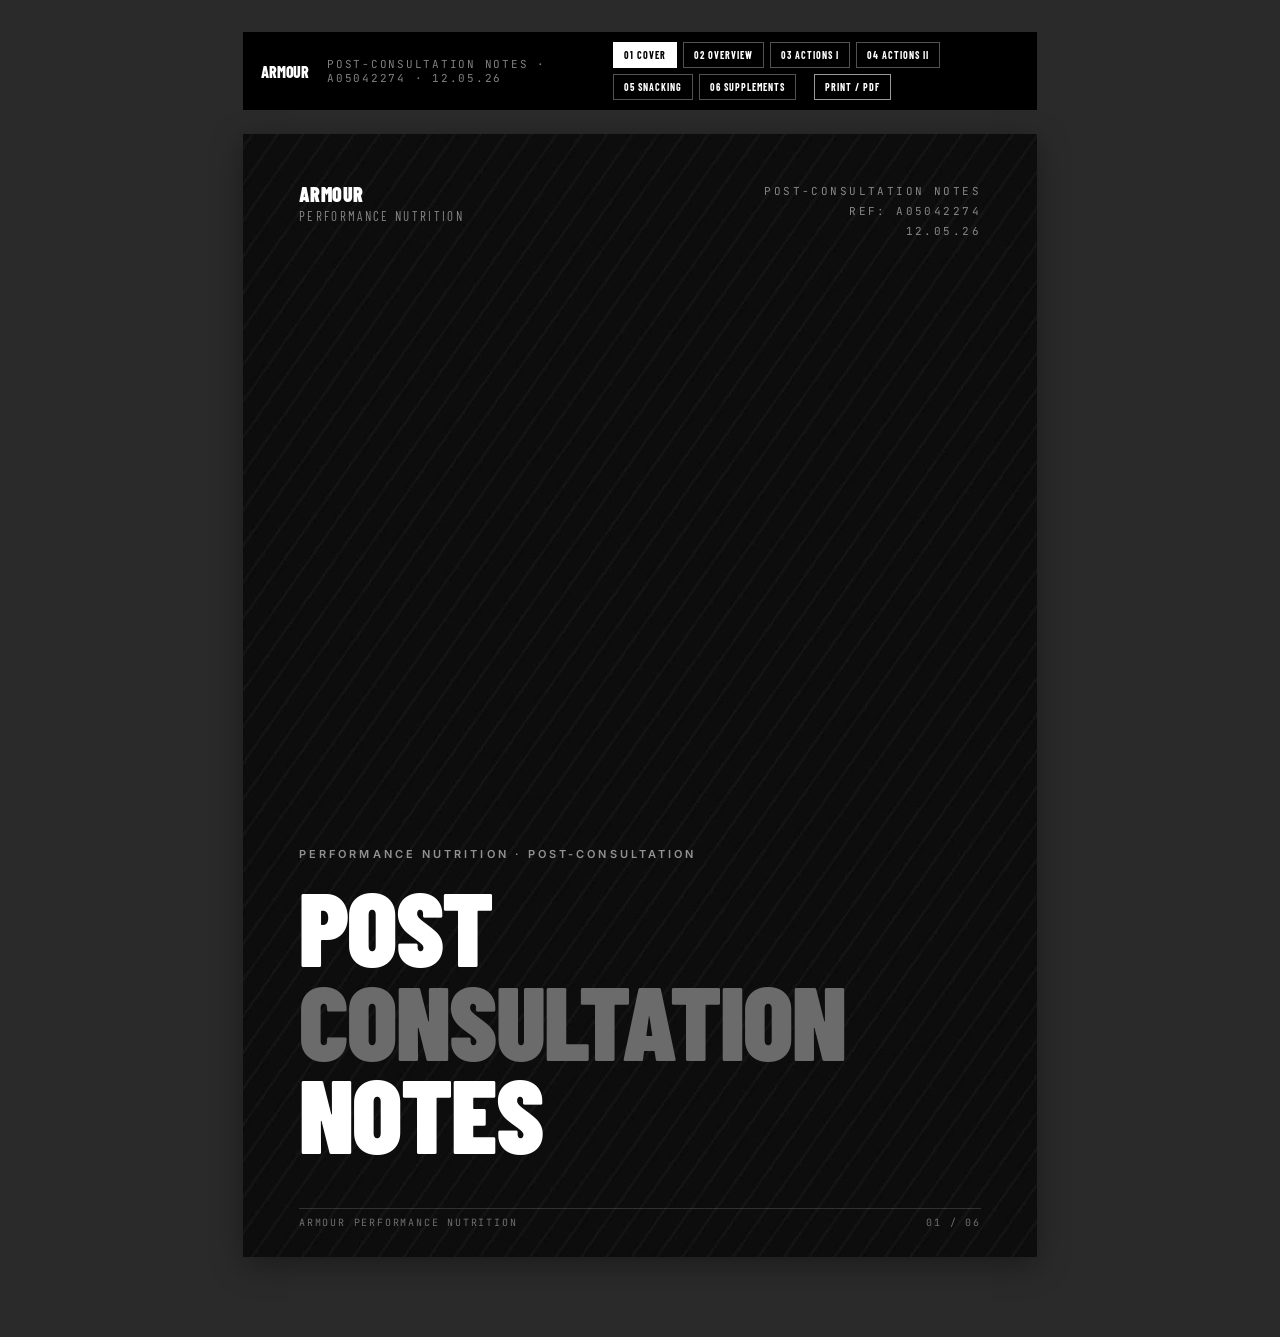
<file: index.html>
<!DOCTYPE html>
<html lang="en">
<head>
<meta charset="UTF-8">
<meta name="viewport" content="width=device-width, initial-scale=1.0">
<title>Armour Performance Nutrition — Post-Consultation Notes · A05042274</title>
<link rel="stylesheet" href="colors_and_type.css">
<link rel="stylesheet" href="styles.css">
<style>
  html, body {
    margin: 0; padding: 0;
    background: #2A2A2A;
    min-height: 100vh;
    -webkit-print-color-adjust: exact;
    print-color-adjust: exact;
  }
  * {
    -webkit-print-color-adjust: exact;
    print-color-adjust: exact;
  }
  .kit-stage {
    display: flex;
    flex-direction: column;
    align-items: center;
    gap: 24px;
    padding: 32px 24px 80px;
  }
  .kit-toolbar {
    position: sticky; top: 0; z-index: 50;
    background: #000; color: #fff;
    display: flex; align-items: center; gap: 18px;
    padding: 10px 18px;
    font-family: var(--font-mono); font-size: 11px;
    letter-spacing: 0.16em; text-transform: uppercase;
    width: 100%; max-width: 794px;
  }
  .kit-toolbar__brand {
    font-family: var(--font-display); font-weight: 800;
    letter-spacing: -0.01em; font-size: 16px;
  }
  .kit-toolbar__meta { color: rgba(255,255,255,0.5); }
  .kit-toolbar__nav { margin-left: auto; display: flex; gap: 6px; flex-wrap: wrap; }
  .kit-toolbar__btn {
    font-family: var(--font-display); font-weight: 700; font-size: 10px;
    letter-spacing: 0.1em; padding: 6px 10px; background: transparent;
    color: #fff; border: 1px solid rgba(255,255,255,0.32); cursor: pointer;
    text-transform: uppercase;
  }
  .kit-toolbar__btn:hover { background: #fff; color: #000; }
  .kit-toolbar__btn.active { background: #fff; color: #000; border-color: #fff; }

  /* Page wrapper — A4 portrait at 96dpi */
  .brief-page {
    position: relative;
    width: 794px; height: 1123px;
    background: var(--paper);
    color: var(--fg-primary);
    box-shadow: 0 8px 30px rgba(0,0,0,0.35);
    overflow: hidden;
    display: none;
  }
  .brief-page.visible { display: block; }
  .brief-page--dark { background: #000; color: #fff; }
  .brief-page__inner {
    padding: 56px 56px 84px;
    height: 100%;
    display: flex; flex-direction: column;
  }
  .brief-page__inner--bleed { padding: 0; }
  .brief-page__pagenum {
    position: absolute; left: 56px; right: 56px; bottom: 28px;
    display: flex; justify-content: space-between;
    font-family: var(--font-mono); font-size: 10px;
    letter-spacing: 0.18em; text-transform: uppercase;
    color: var(--grey-300);
  }
  .brief-page--dark .brief-page__pagenum { color: rgba(255,255,255,0.4); }

  /* Cover */
  .brief-cover {
    position: relative; width: 100%; height: 100%;
    background: #000 url("assets/cover-texture.png") center/cover no-repeat;
    color: #fff;
    padding: 48px 56px;
    display: flex; flex-direction: column;
  }
  .brief-cover__top {
    display: flex; justify-content: space-between; align-items: flex-start;
  }
  .brief-cover__wordmark {
    font-family: var(--font-display); font-weight: 900;
    font-size: 20px; letter-spacing: 0.02em; text-transform: uppercase;
    color: #fff;
  }
  .brief-cover__wordmark span {
    font-weight: 400; font-size: 13px; letter-spacing: 0.18em;
    color: rgba(255,255,255,0.5); display: block; margin-top: 2px;
  }
  .brief-cover__ident {
    font-family: var(--font-mono); font-size: 11px;
    letter-spacing: 0.22em; text-transform: uppercase;
    color: rgba(255,255,255,0.5);
    text-align: right;
    line-height: 1.8;
  }
  .brief-cover__title { margin-top: auto; margin-bottom: 48px; }
  .brief-cover__eyebrow {
    font-family: var(--font-body); font-weight: 600; font-size: 11px;
    letter-spacing: 0.28em; text-transform: uppercase;
    color: rgba(255,255,255,0.55); margin-bottom: 18px;
  }
  .brief-cover__line {
    font-family: var(--font-display); font-weight: 900;
    font-size: 104px; line-height: 0.90; letter-spacing: -0.015em;
    text-transform: uppercase; display: block;
  }
  .brief-cover__line--grey { color: var(--grey-400); }
  .brief-cover__divider {
    border: 0; border-top: 1px solid rgba(255,255,255,0.15);
    margin: 0;
  }

  /* Numbered list */
  .brief-numbered {
    list-style: none; margin: 0; padding: 0;
    display: flex; flex-direction: column; gap: 10px;
  }
  .brief-numbered li {
    display: flex; gap: 16px; align-items: flex-start;
  }
  .brief-numbered__num {
    font-family: var(--font-mono); font-weight: 700;
    font-size: 11px; letter-spacing: 0.18em;
    color: var(--grey-400); min-width: 24px; padding-top: 2px;
  }
  .brief-numbered__text {
    font-size: 13px; line-height: 1.55; color: #000;
  }

  /* Snack category table */
  .snack-table {
    width: 100%; border-collapse: collapse;
    font-size: 12px; margin-bottom: 12px;
  }
  .snack-table th {
    text-align: left; background: #000; color: #fff;
    padding: 8px 12px;
    font-family: var(--font-display); font-weight: 700; font-size: 11px;
    text-transform: uppercase; letter-spacing: 0.1em;
  }
  .snack-table td {
    padding: 9px 12px;
    border-bottom: 1px solid var(--rule);
    font-size: 12px; line-height: 1.45; vertical-align: top;
  }
  .snack-table tr:last-child td { border-bottom: 0; }
  .snack-table__option { width: 220px; font-weight: 500; }
  .snack-table__note { color: var(--grey-500); }

  /* Supplement list */
  .supp-table {
    width: 100%; border-collapse: collapse;
    font-size: 12px; margin-bottom: 24px;
  }
  .supp-table th {
    text-align: left; background: #000; color: #fff;
    padding: 9px 12px;
    font-family: var(--font-display); font-weight: 700; font-size: 11px;
    text-transform: uppercase; letter-spacing: 0.1em;
  }
  .supp-table td {
    padding: 11px 12px;
    border-bottom: 1px solid var(--rule);
    vertical-align: top;
  }
  .supp-table tr:last-child td { border-bottom: 0; }
  .supp-table__name { font-weight: 600; font-size: 13px; width: 180px; }
  .supp-table__note { font-size: 12px; line-height: 1.5; color: #000; }

  /* ---- Print / PDF ---- */
  @media print {
    html, body { background: #fff; }
    .kit-stage { padding: 0; gap: 0; align-items: flex-start; }
    .kit-toolbar { display: none; }
    .brief-page {
      display: block !important;
      box-shadow: none;
      page-break-after: always;
      break-after: page;
      -webkit-print-color-adjust: exact;
      print-color-adjust: exact;
    }
    .brief-page:last-of-type { page-break-after: avoid; break-after: avoid; }

    /* Force all background colours and images to print */
    * {
      -webkit-print-color-adjust: exact !important;
      print-color-adjust: exact !important;
    }
  }
  @page { size: A4 portrait; margin: 0; }
</style>
</head>
<body>

<div class="kit-stage">

  <!-- Toolbar -->
  <div class="kit-toolbar">
    <span class="kit-toolbar__brand">ARMOUR</span>
    <span class="kit-toolbar__meta">Post-Consultation Notes · A05042274 · 12.05.26</span>
    <nav class="kit-toolbar__nav">
      <button class="kit-toolbar__btn active" onclick="showPage(0,this)">01 Cover</button>
      <button class="kit-toolbar__btn" onclick="showPage(1,this)">02 Overview</button>
      <button class="kit-toolbar__btn" onclick="showPage(2,this)">03 Actions I</button>
      <button class="kit-toolbar__btn" onclick="showPage(3,this)">04 Actions II</button>
      <button class="kit-toolbar__btn" onclick="showPage(4,this)">05 Snacking</button>
      <button class="kit-toolbar__btn" onclick="showPage(5,this)">06 Supplements</button>
      <button class="kit-toolbar__btn" onclick="printAll()" style="margin-left:12px;border-color:rgba(255,255,255,0.6);">Print / PDF</button>
    </nav>
  </div>

  <!-- ============================================================
       PAGE 1 — COVER
  ============================================================ -->
  <div class="brief-page brief-page--dark visible" id="page-0">
    <div class="brief-page__inner brief-page__inner--bleed">
      <div class="brief-cover">

        <div class="brief-cover__top">
          <div class="brief-cover__wordmark">
            ARMOUR
            <span>Performance Nutrition</span>
          </div>
          <div class="brief-cover__ident">
            Post-Consultation Notes<br>
            Ref: A05042274<br>
            12.05.26
          </div>
        </div>

        <div class="brief-cover__title">
          <div class="brief-cover__eyebrow">Performance Nutrition · Post-Consultation</div>
          <span class="brief-cover__line">POST</span>
          <span class="brief-cover__line brief-cover__line--grey">CONSULT&shy;ATION</span>
          <span class="brief-cover__line">NOTES</span>
        </div>

        <hr class="brief-cover__divider">

      </div>
    </div>
    <div class="brief-page__pagenum">
      <span>Armour Performance Nutrition</span>
      <span>01 / 06</span>
    </div>
  </div>

  <!-- ============================================================
       PAGE 2 — OVERVIEW & GOALS
  ============================================================ -->
  <div class="brief-page" id="page-1">
    <div class="brief-page__inner">

      <div class="brief-eyebrow">Client Overview</div>
      <h1 class="brief-h1">CONTEXT<br>&amp; GOALS</h1>
      <hr class="brief-rule--strong" style="margin-bottom:20px;">

      <p class="brief-body" style="margin-bottom:20px;">Your weight has dropped off over several months, from 97kg down to 91kg, driven by a run of travel, a house move, and a demanding work period. The structure across your main meals is solid and protein intake across the day is likely already in a good place. Your focus should be on adding food between those meals to close the gap between what you are spending and what you are taking in.</p>

      <div class="brief-section">
        <div class="brief-section__bar">
          <span class="brief-section__num">01</span>
          <span class="brief-section__title">Your Goals</span>
        </div>
      </div>

      <ul class="brief-numbered" style="margin-bottom:24px;">
        <li>
          <span class="brief-numbered__num">A</span>
          <span class="brief-numbered__text">Get back to your previous weight of 97kg.</span>
        </li>
        <li>
          <span class="brief-numbered__num">B</span>
          <span class="brief-numbered__text">Increase overall calorie intake, with carbohydrates to fuel training as the main priority.</span>
        </li>
        <li>
          <span class="brief-numbered__num">C</span>
          <span class="brief-numbered__text">Build eating habits that hold up during busy and inconsistent periods.</span>
        </li>
      </ul>

      <div class="brief-highlight">
        <div class="brief-highlight__label">The Main Lever</div>
        <div class="brief-highlight__value">
          <span class="brief-highlight__num" style="font-size:42px;">ADD</span>
          <span class="brief-highlight__unit">snacks between meals</span>
        </div>
        <p class="brief-highlight__body">Main meals are in reasonable shape. What is missing is food in between. Two windows to work with: mid-morning and mid-afternoon. Carbohydrate-focused options are the priority.</p>
      </div>

      <div class="brief-spacer"></div>
    </div>
    <div class="brief-page__pagenum">
      <span>Armour Performance Nutrition · A05042274</span>
      <span>02 / 06</span>
    </div>
  </div>

  <!-- ============================================================
       PAGE 3 — KEY ACTIONS I (01 & 02)
  ============================================================ -->
  <div class="brief-page" id="page-2">
    <div class="brief-page__inner">

      <div class="brief-eyebrow">Key Actions</div>
      <h1 class="brief-h1" style="font-size:44px;margin-bottom:14px;">WHAT<br>CHANGES NOW</h1>
      <hr class="brief-rule--strong" style="margin-bottom:20px;">

      <!-- Action 01 -->
      <div class="brief-section">
        <div class="brief-section__bar">
          <span class="brief-section__num">01</span>
          <span class="brief-section__title">Add Snacks Between Meals</span>
          <span class="brief-section__sub">This is the main lever</span>
        </div>
      </div>

      <p class="brief-body" style="margin-bottom:12px;">Your three main meals are in reasonable shape and protein intake across the day is likely already sufficient. What is missing is food in between. There are two windows to work with: mid-morning between breakfast and lunch, and mid-afternoon between lunch and dinner. Carbohydrate-focused options are the priority — bagels with honey, cereal bars, flapjacks, fruit and nut bars, or a smoothie all work well. The snacking section gives you a straightforward way to pick the right option depending on what you need in that moment.</p>

      <div class="brief-panel" style="margin-bottom:16px;">
        <div class="brief-panel__title">One thing to keep in mind</div>
        <p class="brief-panel__body">You mentioned avoiding eating close to bed because of how it affects sleep, and that is sensible to maintain. The aim is to front-load the extra intake earlier in the day rather than rely on eating late to hit the numbers.</p>
      </div>

      <!-- Action 02 -->
      <div class="brief-section">
        <div class="brief-section__bar">
          <span class="brief-section__num">02</span>
          <span class="brief-section__title">Use Smoothies as an Easy Calorie Top-Up</span>
        </div>
      </div>

      <p class="brief-body" style="margin-bottom:12px;">A smoothie is one of the most efficient ways to add calories and a ton of micronutrients without it feeling like another meal. A simple approach: a base (oats, yogurt, or banana), a liquid (milk or juice), and extras depending on timing and what you need (fruit, honey, nut butter, avocado). Two minutes to make, can be prepared the night before if mornings are tight, and easily portable. Mid-morning works well, or alongside breakfast if the window is there.</p>

      <div class="brief-spacer"></div>
    </div>
    <div class="brief-page__pagenum">
      <span>Armour Performance Nutrition · A05042274</span>
      <span>03 / 06</span>
    </div>
  </div>

  <!-- ============================================================
       PAGE 4 — KEY ACTIONS II (03)
  ============================================================ -->
  <div class="brief-page" id="page-3">
    <div class="brief-page__inner">

      <!-- Action 03 -->
      <div class="brief-section" style="margin-top:0;">
        <div class="brief-section__bar">
          <span class="brief-section__num">03</span>
          <span class="brief-section__title">Stack Snacks With Existing Routine Cues</span>
        </div>
      </div>

      <p class="brief-body" style="margin-bottom:16px;">With a schedule that shifts as much as yours does, fixed eating times won't always be reliable. Try to attach eating to things that already happen fairly consistently — specific points in your day that remain relatively stable regardless of what else is going on. You know your routine better than anyone, so you know which points those are. The aim is to make one or two feeding opportunities automatic: e.g. something in your bag before you leave or a bar strapped to a water bottle.</p>

      <div class="brief-highlight" style="margin-bottom:24px;">
        <div class="brief-highlight__label">The Principle</div>
        <div class="brief-highlight__value">
          <span class="brief-highlight__num" style="font-size:36px;line-height:1.05;">MAKE IT</span>
        </div>
        <div class="brief-highlight__value" style="margin-top:0;">
          <span class="brief-highlight__num" style="font-size:36px;line-height:1.05;">AUTOMATIC</span>
        </div>
        <p class="brief-highlight__body">Attach eating to events that already happen. Remove the decision from the moment. One or two consistent feeding opportunities beats five inconsistent ones.</p>
      </div>

      <div class="brief-section">
        <div class="brief-section__bar">
          <span class="brief-section__num">→</span>
          <span class="brief-section__title">Summary — Key Priorities</span>
        </div>
      </div>

      <ul class="brief-numbered" style="margin-bottom:0;">
        <li>
          <span class="brief-numbered__num">01</span>
          <span class="brief-numbered__text">Add carbohydrate-focused snacks in the mid-morning and mid-afternoon windows.</span>
        </li>
        <li>
          <span class="brief-numbered__num">02</span>
          <span class="brief-numbered__text">Use a smoothie as a quick calorie and micronutrient top-up — mid-morning or with breakfast.</span>
        </li>
        <li>
          <span class="brief-numbered__num">03</span>
          <span class="brief-numbered__text">Attach one or two snack opportunities to existing routine anchors. Front-load intake earlier in the day.</span>
        </li>
      </ul>

      <div class="brief-spacer"></div>
    </div>
    <div class="brief-page__pagenum">
      <span>Armour Performance Nutrition · A05042274</span>
      <span>04 / 06</span>
    </div>
  </div>

  <!-- ============================================================
       PAGE 5 — SNACKING GUIDE
  ============================================================ -->
  <div class="brief-page" id="page-4">
    <div class="brief-page__inner">

      <div class="brief-section" style="margin-top:0;">
        <div class="brief-section__bar">
          <span class="brief-section__num">04</span>
          <span class="brief-section__title">Snacking</span>
          <span class="brief-section__sub">Practical options — convenience-based</span>
        </div>
      </div>

      <p class="brief-body" style="margin-bottom:14px;">These are all things you can pick up from most supermarkets, petrol stations, or convenience shops.</p>

      <table class="snack-table">
        <thead>
          <tr>
            <th colspan="2">Balanced / "Covers Most Bases"</th>
          </tr>
        </thead>
        <tbody>
          <tr>
            <td class="snack-table__option">Meal deal (sandwich or wrap + snack + drink)</td>
            <td class="snack-table__note">Moderate–high carbs + moderate protein</td>
          </tr>
          <tr>
            <td class="snack-table__option">Hummus + veg snack pot</td>
            <td class="snack-table__note">Moderate protein + moderate carbs</td>
          </tr>
        </tbody>
      </table>

      <table class="snack-table">
        <thead>
          <tr>
            <th colspan="2">Higher Protein Options (More Filling)</th>
          </tr>
        </thead>
        <tbody>
          <tr>
            <td class="snack-table__option">Protein yogurt / Skyr</td>
            <td class="snack-table__note">High protein, low carb</td>
          </tr>
          <tr>
            <td class="snack-table__option">RTD protein shake</td>
            <td class="snack-table__note">High protein, low carb</td>
          </tr>
          <tr>
            <td class="snack-table__option">Protein bar</td>
            <td class="snack-table__note">High protein, moderate carbs depending on brand</td>
          </tr>
          <tr>
            <td class="snack-table__option">Beef jerky / biltong</td>
            <td class="snack-table__note">High protein, low carb</td>
          </tr>
          <tr>
            <td class="snack-table__option">Nuts (small pack)</td>
            <td class="snack-table__note">Moderate protein, lower carb but more calorie-dense</td>
          </tr>
        </tbody>
      </table>

      <table class="snack-table">
        <thead>
          <tr>
            <th colspan="2">Higher Carbohydrate Options (Energy Focused) ← Priority for weight gain</th>
          </tr>
        </thead>
        <tbody>
          <tr>
            <td class="snack-table__option">Fruit (banana, apple, easy peel options)</td>
            <td class="snack-table__note">Moderate–high carbs, low protein</td>
          </tr>
          <tr>
            <td class="snack-table__option">Pretzels / popcorn</td>
            <td class="snack-table__note">High carbs, low protein</td>
          </tr>
          <tr>
            <td class="snack-table__option">Cereal bars</td>
            <td class="snack-table__note">Higher carbs, low protein</td>
          </tr>
          <tr>
            <td class="snack-table__option">Dried fruit or trail mix</td>
            <td class="snack-table__note">Higher carbs, some fat → more energy-dense</td>
          </tr>
          <tr>
            <td class="snack-table__option">Flapjack</td>
            <td class="snack-table__note">High carb, high energy</td>
          </tr>
        </tbody>
      </table>

      <div class="brief-panel" style="margin-bottom:0;">
        <div class="brief-panel__title">Making This Work for You</div>
        <p class="brief-panel__body">Given you are working to gain weight, the carbohydrate-dense options are where to focus — cereal bars, flapjacks, trail mix, and bagels with honey are particularly useful here. Pick one or two options you are happy to eat consistently and keep them somewhere accessible.</p>
      </div>

      <div class="brief-spacer"></div>
    </div>
    <div class="brief-page__pagenum">
      <span>Armour Performance Nutrition · A05042274</span>
      <span>05 / 06</span>
    </div>
  </div>

  <!-- ============================================================
       PAGE 6 — SUPPLEMENTS & DEPLOYED
  ============================================================ -->
  <div class="brief-page" id="page-5">
    <div class="brief-page__inner">

      <div class="brief-section" style="margin-top:0;">
        <div class="brief-section__bar">
          <span class="brief-section__num">05</span>
          <span class="brief-section__title">Supplements</span>
        </div>
      </div>

      <p class="brief-body" style="margin-bottom:14px;">Your current supplement stack is appropriate and no changes are needed:</p>

      <table class="supp-table">
        <thead>
          <tr>
            <th>Supplement</th>
            <th>Notes</th>
          </tr>
        </thead>
        <tbody>
          <tr>
            <td class="supp-table__name">Multivitamin</td>
            <td class="supp-table__note">Supporting micronutrient coverage across a high-training period.</td>
          </tr>
          <tr>
            <td class="supp-table__name">Creatine</td>
            <td class="supp-table__note">Continue with daily maintenance dose (3–5g). Supporting strength, power output, and muscle gain.</td>
          </tr>
          <tr>
            <td class="supp-table__name">Omega-3 PUFA</td>
            <td class="supp-table__note">Supporting heart and brain health as well as supporting recovery.</td>
          </tr>
        </tbody>
      </table>

      <!-- Deployed section -->
      <div class="brief-section">
        <div class="brief-section__bar">
          <span class="brief-section__num">06</span>
          <span class="brief-section__title">Nutrition When Deployed</span>
        </div>
      </div>

      <div class="brief-panel" style="margin-bottom:24px;">
        <div class="brief-panel__title">Framework in Progress</div>
        <p class="brief-panel__body">We discussed the additional challenges that come with deployed periods — variable schedules, reduced control over food availability, sleepless nights, and limited opportunity to eat consistently. A practical nutrition framework for those situations is being put together separately and will be shared with you once ready. The actions above still apply wherever possible; the deployed framework will build on these with options specifically suited to those constraints.</p>
      </div>

      <div class="brief-spacer"></div>
      <hr class="brief-rule" style="margin-bottom:14px;">

      <div style="display:flex;justify-content:space-between;align-items:baseline;">
        <div>
          <div class="brief-eyebrow" style="margin-bottom:4px;">Prepared by</div>
          <div style="font-family:var(--font-display);font-weight:800;font-size:18px;text-transform:uppercase;letter-spacing:0.02em;">Armour Performance Nutrition</div>
        </div>
        <div style="text-align:right;">
          <div class="brief-eyebrow" style="margin-bottom:4px;">Date · Ref</div>
          <div style="font-family:var(--font-mono);font-size:13px;letter-spacing:0.12em;font-weight:600;">12.05.26 · A05042274</div>
          <div style="font-family:var(--font-mono);font-size:10px;letter-spacing:0.16em;text-transform:uppercase;color:var(--grey-400);margin-top:4px;">If you have any questions, get in touch.</div>
        </div>
      </div>

    </div>
    <div class="brief-page__pagenum">
      <span>Armour Performance Nutrition · A05042274</span>
      <span>06 / 06</span>
    </div>
  </div>

</div><!-- /kit-stage -->

<script>
  function printAll() {
    window.print();
  }

  function showPage(index, btn) {
    document.querySelectorAll('.brief-page').forEach(function(p) {
      p.classList.remove('visible');
    });
    document.getElementById('page-' + index).classList.add('visible');
    document.querySelectorAll('.kit-toolbar__btn').forEach(function(b) {
      b.classList.remove('active');
    });
    btn.classList.add('active');
  }
</script>
</body>
</html>
</file>
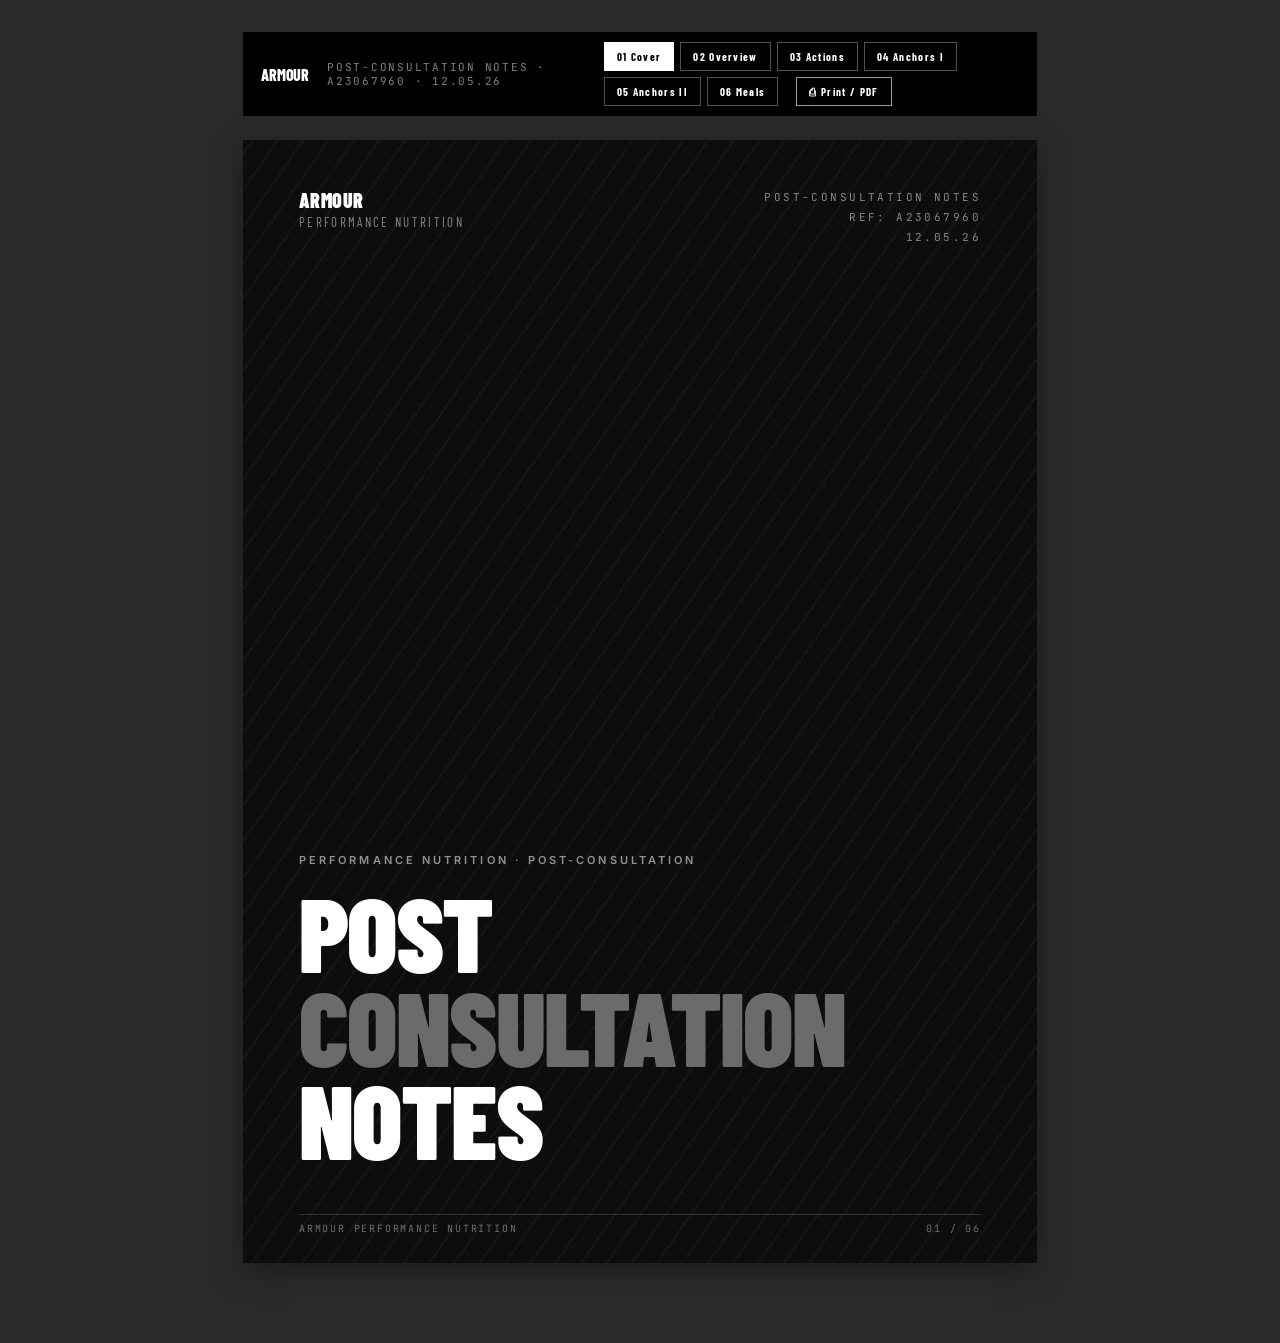
<file: A23067960-post-consultation-notes.html>
<!DOCTYPE html>
<html lang="en">
<head>
<meta charset="UTF-8">
<meta name="viewport" content="width=device-width, initial-scale=1.0">
<title>Armour Performance Nutrition — Post-Consultation Notes · A23067960</title>
<link rel="stylesheet" href="colors_and_type.css">
<link rel="stylesheet" href="styles.css">
<style>
  html, body {
    margin: 0; padding: 0;
    background: #2A2A2A;
    min-height: 100vh;
    -webkit-print-color-adjust: exact;
    print-color-adjust: exact;
  }
  * {
    -webkit-print-color-adjust: exact;
    print-color-adjust: exact;
  }

  /* Toolbar */
  .kit-toolbar__meta { color: rgba(255,255,255,0.5); }
  .kit-toolbar__nav { flex-wrap: wrap; }
  .kit-toolbar__btn.active { background: #fff; color: #000; border-color: #fff; }

  /* Cover texture path override */
  .brief-cover {
    background: #000 url("assets/cover-texture.png") center/cover no-repeat;
  }
  .brief-cover__top {
    display: flex; justify-content: space-between; align-items: flex-start;
  }
  .brief-cover__wordmark {
    font-family: var(--font-display); font-weight: 900;
    font-size: 20px; letter-spacing: 0.02em; text-transform: uppercase; color: #fff;
  }
  .brief-cover__wordmark span {
    font-weight: 400; font-size: 13px; letter-spacing: 0.18em;
    color: rgba(255,255,255,0.5); display: block; margin-top: 2px;
  }
  .brief-cover__ident {
    font-family: var(--font-mono); font-size: 11px;
    letter-spacing: 0.22em; text-transform: uppercase;
    color: rgba(255,255,255,0.5); text-align: right; line-height: 1.8;
  }
  .brief-cover__title { margin-top: auto; margin-bottom: 48px; }
  .brief-cover__eyebrow {
    font-family: var(--font-body); font-weight: 600; font-size: 11px;
    letter-spacing: 0.28em; text-transform: uppercase;
    color: rgba(255,255,255,0.55); margin-bottom: 18px;
  }
  .brief-cover__line {
    font-family: var(--font-display); font-weight: 900;
    font-size: 104px; line-height: 0.90; letter-spacing: -0.015em;
    text-transform: uppercase; display: block;
  }
  .brief-cover__line--grey { color: var(--grey-400); }
  .brief-cover__divider {
    border: 0; border-top: 1px solid rgba(255,255,255,0.15); margin: 0;
  }

  /* List styles */
  .brief-list {
    list-style: none; margin: 0 0 16px; padding: 0;
    display: flex; flex-direction: column; gap: 9px;
  }
  .brief-list li {
    display: flex; gap: 14px; align-items: flex-start;
  }
  .brief-list__bullet {
    font-family: var(--font-mono); font-weight: 700;
    font-size: 11px; letter-spacing: 0.14em;
    color: var(--grey-400); min-width: 18px; padding-top: 2px;
    user-select: none;
  }
  .brief-list__text { font-size: 13px; line-height: 1.55; color: #000; }

  /* Meal grid */
  .brief-meal-grid {
    display: grid; grid-template-columns: 1fr 1fr;
    gap: 14px; margin-bottom: 20px;
  }

  /* ---- Print / PDF ---- */
  @media print {
    html, body { background: #fff; }
    .kit-stage { padding: 0; gap: 0; align-items: flex-start; }
    .kit-toolbar { display: none; }
    .brief-page {
      display: block !important;
      box-shadow: none;
      page-break-after: always;
      break-after: page;
    }
    .brief-page:last-of-type { page-break-after: avoid; break-after: avoid; }
    * {
      -webkit-print-color-adjust: exact !important;
      print-color-adjust: exact !important;
    }
  }
  @page { size: A4 portrait; margin: 0; }
</style>
</head>
<body>

<div class="kit-stage">

  <!-- Toolbar -->
  <div class="kit-toolbar">
    <span class="kit-toolbar__brand">ARMOUR</span>
    <span class="kit-toolbar__meta">Post-Consultation Notes · A23067960 · 12.05.26</span>
    <nav class="kit-toolbar__nav">
      <button class="kit-toolbar__btn active" onclick="showPage(0,this)">01 Cover</button>
      <button class="kit-toolbar__btn" onclick="showPage(1,this)">02 Overview</button>
      <button class="kit-toolbar__btn" onclick="showPage(2,this)">03 Actions</button>
      <button class="kit-toolbar__btn" onclick="showPage(3,this)">04 Anchors I</button>
      <button class="kit-toolbar__btn" onclick="showPage(4,this)">05 Anchors II</button>
      <button class="kit-toolbar__btn" onclick="showPage(5,this)">06 Meals</button>
      <button class="kit-toolbar__btn" onclick="printAll()" style="margin-left:12px;border-color:rgba(255,255,255,0.6);">&#9113; Print / PDF</button>
    </nav>
  </div>


  <!-- ============================================================
       PAGE 1 — COVER
  ============================================================ -->
  <div class="brief-page brief-page--dark" id="page-0">
    <div class="brief-page__inner brief-page__inner--bleed">
      <div class="brief-cover">

        <div class="brief-cover__top">
          <div class="brief-cover__wordmark">
            ARMOUR
            <span>Performance Nutrition</span>
          </div>
          <div class="brief-cover__ident">
            Post-Consultation Notes<br>
            Ref: A23067960<br>
            12.05.26
          </div>
        </div>

        <div class="brief-cover__title">
          <div class="brief-cover__eyebrow">Performance Nutrition · Post-Consultation</div>
          <span class="brief-cover__line">POST</span>
          <span class="brief-cover__line brief-cover__line--grey">CONSULT&shy;ATION</span>
          <span class="brief-cover__line">NOTES</span>
        </div>

        <hr class="brief-cover__divider">

      </div>
    </div>
    <div class="brief-page__pagenum">
      <span>Armour Performance Nutrition</span>
      <span>01 / 06</span>
    </div>
  </div>


  <!-- ============================================================
       PAGE 2 — OVERVIEW & YOUR GOALS
  ============================================================ -->
  <div class="brief-page" id="page-1" style="display:none;">
    <div class="brief-page__inner">

      <div class="brief-eyebrow">Post-Consultation · A23067960</div>
      <h1 class="brief-h1" style="font-size:48px;margin-bottom:12px;">OVERVIEW<br>&amp; GOALS</h1>
      <hr class="brief-rule--strong" style="margin-bottom:20px;">

      <div class="brief-section" style="margin-bottom:16px;">
        <div class="brief-section__bar">
          <span class="brief-section__num">01</span>
          <span class="brief-section__title">Overview</span>
        </div>
      </div>

      <p class="brief-body" style="max-width:none;margin-bottom:14px;">The main focus of our conversation was on building a handful of consistent habits that fit into your current life rather than requiring you to structure your life around them. Energy was the primary goal we agreed on, with gradual weight loss as a secondary outcome that tends to follow when the basics are in place.</p>

      <p class="brief-body" style="max-width:none;margin-bottom:24px;">The approach below is deliberately straightforward. There is a lot that could be addressed, but trying to change too many things at once is one of the most reliable ways to change nothing. The aim is to identify a small number of things that hold even when you're busy, tired, or away, and build from there.</p>

      <div class="brief-section" style="margin-bottom:16px;">
        <div class="brief-section__bar">
          <span class="brief-section__num">02</span>
          <span class="brief-section__title">Your Goals</span>
        </div>
      </div>

      <ul class="brief-list">
        <li>
          <span class="brief-list__bullet">→</span>
          <span class="brief-list__text">Improve day-to-day energy</span>
        </li>
        <li>
          <span class="brief-list__bullet">→</span>
          <span class="brief-list__text">Build 2–3 consistent eating habits that hold regardless of what is going on at home</span>
        </li>
        <li>
          <span class="brief-list__bullet">→</span>
          <span class="brief-list__text">Bring more structure to meals and reduce grazing through the day</span>
        </li>
        <li>
          <span class="brief-list__bullet">→</span>
          <span class="brief-list__text">Lose some weight gradually as a by-product of getting the above in place</span>
        </li>
      </ul>

      <div class="brief-highlight" style="margin-top:8px;">
        <div class="brief-highlight__label">The Focus</div>
        <div class="brief-highlight__value">
          <span class="brief-highlight__num" style="font-size:38px;line-height:1.05;">HABITS FIRST.</span>
        </div>
        <div class="brief-highlight__value" style="margin-top:0;">
          <span class="brief-highlight__num" style="font-size:38px;line-height:1.05;">OUTCOMES FOLLOW.</span>
        </div>
        <p class="brief-highlight__body">Energy and gradual weight loss are the targets. Consistent, simple habits are the mechanism. Structure your day around the habits — not the other way round.</p>
      </div>

      <div class="brief-spacer"></div>
    </div>
    <div class="brief-page__pagenum">
      <span>Armour Performance Nutrition · A23067960</span>
      <span>02 / 06</span>
    </div>
  </div>


  <!-- ============================================================
       PAGE 3 — KEY ACTIONS
  ============================================================ -->
  <div class="brief-page" id="page-2" style="display:none;">
    <div class="brief-page__inner">

      <div class="brief-section" style="margin-bottom:18px;">
        <div class="brief-section__bar">
          <span class="brief-section__num">03</span>
          <span class="brief-section__title">Key Actions</span>
        </div>
      </div>

      <!-- Action 1 -->
      <div class="brief-section" style="margin-bottom:12px;">
        <div class="brief-section__bar" style="background:#1F1F1F;">
          <span class="brief-section__num">01</span>
          <span class="brief-section__title" style="font-size:17px;">Work towards three consistent meals per day</span>
        </div>
      </div>

      <p class="brief-body" style="max-width:none;margin-bottom:10px;">The current pattern of grabbing food when there is a window, eating late after the kids are down, and grazing in between is currently not fully serving you. Three consistent meals, even imperfect ones, will reduce the amount of food decisions you are making throughout the day and quieten the background noise that tends to lead to snacking.</p>

      <p class="brief-body" style="max-width:none;margin-bottom:20px;">Start with breakfast. On Sunday evening, make a large batch of overnight oats — a single container covers the full week, or you can do individual portions with slightly different flavours. Oats, milk, or a milk alternative, Greek yogurt, and a handful of fresh or frozen fruit is all it takes. You can also add nuts and seeds for more micronutrients and fibre, there are lots of ways you can customise and change the flavour from day to day or week to week. They are ready to go in the morning with no decisions involved. From there, work towards a consistent lunch and an earlier evening meal. The Healthy Eating Anchors section gives a framework for building this in with your partner.</p>

      <!-- Action 2 -->
      <div class="brief-section" style="margin-bottom:12px;">
        <div class="brief-section__bar" style="background:#1F1F1F;">
          <span class="brief-section__num">02</span>
          <span class="brief-section__title" style="font-size:17px;">Cook once, eat twice</span>
        </div>
      </div>

      <p class="brief-body" style="max-width:none;margin-bottom:0;">Your wife's cooking is already one of the strongest things going. The aim is not to change what she is making, it is to deliberately scale it so there is always something ready the following day. For the big pot meals you already make: make them bigger, portion them out, and lunch is covered. Curries, stews, chilli, pasta dishes — all of these scale well and hold well in the fridge for two to three days. The Simple Meal Frameworks section gives some quick plug-and-play options for when variety is needed without the prep overhead.</p>

      <div class="brief-spacer"></div>
    </div>
    <div class="brief-page__pagenum">
      <span>Armour Performance Nutrition · A23067960</span>
      <span>03 / 06</span>
    </div>
  </div>


  <!-- ============================================================
       PAGE 4 — KEY ACTION 3 + ANCHORS INTRO
  ============================================================ -->
  <div class="brief-page" id="page-3" style="display:none;">
    <div class="brief-page__inner">

      <!-- Action 3 -->
      <div class="brief-section" style="margin-bottom:12px;">
        <div class="brief-section__bar" style="background:#1F1F1F;">
          <span class="brief-section__num">03</span>
          <span class="brief-section__title" style="font-size:17px;">Set process goals and co-create them with your partner</span>
        </div>
      </div>

      <p class="brief-body" style="max-width:none;margin-bottom:10px;">We talked about the putting your running shoes on example — the goal is putting the trainers on, not running 5km every day. Scaling goals to the smallest meaningful action should not be viewed as setting the bar low; it is removing the main reason that momentum stalls. When a target is achievable on a bad day, there is no such thing as a failed week or day. Setting targets at a level where missing them becomes a source of frustration tends to be what drives the burn-out cycle.</p>

      <p class="brief-body" style="max-width:none;margin-bottom:24px;">The other part of this is presenting goals to your partner as suggestions rather than a plan you have already decided on. Things that are co-created tend to hold up better than things that are self-imposed, particularly in a shared household. "What do you think about trying..." lands differently to "I am going to..." and is more likely to get you pulling in the same direction.</p>

      <!-- Section 4 intro -->
      <div class="brief-section" style="margin-bottom:16px;">
        <div class="brief-section__bar">
          <span class="brief-section__num">04</span>
          <span class="brief-section__title">Healthy Eating Anchors</span>
        </div>
      </div>

      <p class="brief-body" style="max-width:none;margin-bottom:10px;">Part of our discussion highlighted that there are a few areas we could work on. Rather than trying to address everything at once, the focus here is to narrow things down.</p>

      <p class="brief-body" style="max-width:none;margin-bottom:10px;">The aim is to identify a small number of actions you can rely on, even when time, energy, or motivation is limited.</p>

      <div class="brief-highlight" style="margin-bottom:14px;">
        <div class="brief-highlight__label">The Principle</div>
        <div class="brief-highlight__value">
          <span class="brief-highlight__num" style="font-size:42px;">THESE ARE YOUR ANCHORS.</span>
        </div>
        <p class="brief-highlight__body">Not the perfect version of your diet. The things that keep everything moving in the right direction when other areas are less structured.</p>
      </div>

      <div class="brief-panel" style="margin-bottom:12px;">
        <div class="brief-panel__title">What Are Anchors?</div>
        <p class="brief-panel__body" style="margin-bottom:8px;">Anchors are 2–3 non-negotiable habits that:</p>
        <ul class="brief-list" style="margin-bottom:0;">
          <li><span class="brief-list__bullet">—</span><span class="brief-list__text">Fit into your current routine</span></li>
          <li><span class="brief-list__bullet">—</span><span class="brief-list__text">Support your goals</span></li>
          <li><span class="brief-list__bullet">—</span><span class="brief-list__text">Can be repeated consistently, even during busy or difficult periods</span></li>
        </ul>
      </div>

      <div class="brief-panel" style="margin-bottom:0;">
        <div class="brief-panel__title">Why This Matters</div>
        <p class="brief-panel__body">Motivation and ideal conditions are not reliable. A small number of anchors keeps things moving even when everything else is less structured. Having something fixed in place reduces decision-making, maintains momentum, and prevents the complete drop-off that tends to happen during busy or stressful periods.</p>
      </div>

      <div class="brief-spacer"></div>
    </div>
    <div class="brief-page__pagenum">
      <span>Armour Performance Nutrition · A23067960</span>
      <span>04 / 06</span>
    </div>
  </div>


  <!-- ============================================================
       PAGE 5 — YOUR ANCHORS
  ============================================================ -->
  <div class="brief-page" id="page-4" style="display:none;">
    <div class="brief-page__inner">

      <div class="brief-section" style="margin-bottom:16px;">
        <div class="brief-section__bar">
          <span class="brief-section__num">04</span>
          <span class="brief-section__title">Your Anchors</span>
          <span class="brief-section__sub">Continued</span>
        </div>
      </div>

      <div class="brief-panel" style="margin-bottom:18px;">
        <div class="brief-panel__title">How Your Anchors Were Chosen</div>
        <p class="brief-panel__body" style="margin-bottom:8px;">The anchors below were selected based on three questions:</p>
        <ul class="brief-list" style="margin-bottom:0;">
          <li><span class="brief-list__bullet">—</span><span class="brief-list__text">What is already happening most days that can be built on rather than replaced?</span></li>
          <li><span class="brief-list__bullet">—</span><span class="brief-list__text">Where are the biggest gaps between what is currently happening and what would move things forward?</span></li>
          <li><span class="brief-list__bullet">—</span><span class="brief-list__text">What will still be achievable on a difficult day?</span></li>
        </ul>
      </div>

      <p class="brief-body" style="max-width:none;margin-bottom:14px;">These were discussed in the consultation and are intended as starting points to agree with your partner rather than a unilateral decision. Importantly, you don't have to have the same 3 anchors — you could agree on 1–2 to both commit to, so you have some shared goals and can support each other, and 1 each that you do that is more for you based on your own specific needs.</p>

      <div class="brief-panel" style="margin-bottom:10px;">
        <div class="brief-panel__title">Anchor 1 — Two glasses of water first thing in the morning</div>
        <p class="brief-panel__body">Hydration was already on your radar so let's address it first thing with a straightforward solution.</p>
      </div>

      <div class="brief-panel" style="margin-bottom:10px;">
        <div class="brief-panel__title">Anchor 2 — Breakfast within an hour of waking</div>
        <p class="brief-panel__body">Overnight oats made on Sunday evening means this costs zero effort in the morning. This is the one anchor that changes the pattern of the day the most — eating early reduces the grazing that builds through the morning.</p>
      </div>

      <div class="brief-panel" style="margin-bottom:14px;">
        <div class="brief-panel__title">Anchor 3 — Your choice</div>
        <p class="brief-panel__body">Set your own final anchor based on what you want to achieve and based on that mindset of minimum effective dose to improve energy and overall nutrition.</p>
      </div>

      <div class="brief-panel" style="margin-bottom:0;background:#fff;border-left-color:#000;">
        <div class="brief-panel__title">How to Use These</div>
        <p class="brief-panel__body">Focus on getting these in place consistently before working on anything else. Other areas can be improved over time, but these should remain stable even when things are busy. They are worth coming back to during difficult periods as a check — if these are happening, things are on track.</p>
      </div>

      <div class="brief-spacer"></div>
    </div>
    <div class="brief-page__pagenum">
      <span>Armour Performance Nutrition · A23067960</span>
      <span>05 / 06</span>
    </div>
  </div>


  <!-- ============================================================
       PAGE 6 — SIMPLE MEAL FRAMEWORKS
  ============================================================ -->
  <div class="brief-page" id="page-5" style="display:none;">
    <div class="brief-page__inner">

      <div class="brief-section" style="margin-bottom:16px;">
        <div class="brief-section__bar">
          <span class="brief-section__num">05</span>
          <span class="brief-section__title">Simple Meal Frameworks</span>
        </div>
      </div>

      <p class="brief-body" style="max-width:none;margin-bottom:16px;">Part of our discussion touched on how easy it is to end up eating whatever is available when the day has already been long and the kids have finally gone to bed. Healthy eating does not need to involve complex recipes, long prep times, or starting from scratch every day. In most cases, it comes down to putting together a few simple components.</p>

      <div class="brief-panel" style="margin-bottom:16px;">
        <div class="brief-panel__title">Simple Meal Framework</div>
        <p class="brief-panel__body" style="margin-bottom:8px;">Most meals can be built using a very simple structure:</p>
        <ul class="brief-list" style="margin-bottom:0;">
          <li><span class="brief-list__bullet">→</span><span class="brief-list__text">Protein — chicken, mince, fish, eggs, beans</span></li>
          <li><span class="brief-list__bullet">→</span><span class="brief-list__text">Carbohydrate — rice, pasta, potatoes, wraps, bread</span></li>
          <li><span class="brief-list__bullet">→</span><span class="brief-list__text">Vegetables — fresh, frozen, pre-prepped</span></li>
          <li><span class="brief-list__bullet">→</span><span class="brief-list__text">Flavour — sauce, seasoning, spices</span></li>
        </ul>
      </div>

      <p class="brief-eyebrow" style="margin-bottom:12px;">Meal Frameworks — use these as plug-and-play options. All scale well and make portions for the following day.</p>

      <div class="brief-meal-grid">
        <div class="brief-panel" style="margin-bottom:0;">
          <div class="brief-panel__title">Stir-Fry</div>
          <ul class="brief-list" style="margin-bottom:0;">
            <li><span class="brief-list__bullet">—</span><span class="brief-list__text">Stir-fry veg bag</span></li>
            <li><span class="brief-list__bullet">—</span><span class="brief-list__text">Rice or noodles</span></li>
            <li><span class="brief-list__bullet">—</span><span class="brief-list__text">Chicken, prawns, or beef</span></li>
            <li><span class="brief-list__bullet">—</span><span class="brief-list__text">Packet stir-fry sauce</span></li>
          </ul>
        </div>
        <div class="brief-panel" style="margin-bottom:0;">
          <div class="brief-panel__title">Mexican</div>
          <ul class="brief-list" style="margin-bottom:0;">
            <li><span class="brief-list__bullet">—</span><span class="brief-list__text">Peppers and onions (fresh, frozen, or pre-chopped)</span></li>
            <li><span class="brief-list__bullet">—</span><span class="brief-list__text">Chicken or beef mince</span></li>
            <li><span class="brief-list__bullet">—</span><span class="brief-list__text">Wraps or rice</span></li>
            <li><span class="brief-list__bullet">—</span><span class="brief-list__text">Fajita spice mix</span></li>
          </ul>
        </div>
        <div class="brief-panel" style="margin-bottom:0;">
          <div class="brief-panel__title">Italian</div>
          <ul class="brief-list" style="margin-bottom:0;">
            <li><span class="brief-list__bullet">—</span><span class="brief-list__text">Pasta or filled pasta (ravioli/tortellini)</span></li>
            <li><span class="brief-list__bullet">—</span><span class="brief-list__text">Beef mince or chicken</span></li>
            <li><span class="brief-list__bullet">—</span><span class="brief-list__text">Jarred tomato sauce</span></li>
            <li><span class="brief-list__bullet">—</span><span class="brief-list__text">Frozen spinach or med veg stirred in</span></li>
          </ul>
        </div>
        <div class="brief-panel" style="margin-bottom:0;">
          <div class="brief-panel__title">Curry</div>
          <ul class="brief-list" style="margin-bottom:0;">
            <li><span class="brief-list__bullet">—</span><span class="brief-list__text">Chicken, chickpeas, or lentils</span></li>
            <li><span class="brief-list__bullet">—</span><span class="brief-list__text">Jarred curry sauce</span></li>
            <li><span class="brief-list__bullet">—</span><span class="brief-list__text">Microwave rice or naan</span></li>
            <li><span class="brief-list__bullet">—</span><span class="brief-list__text">Frozen spinach, peas, or mixed veg</span></li>
          </ul>
        </div>
      </div>

      <div class="brief-panel" style="margin-bottom:18px;">
        <div class="brief-panel__title">Key Principles</div>
        <ul class="brief-list" style="margin-bottom:0;">
          <li><span class="brief-list__bullet">→</span><span class="brief-list__text">Convenience foods are a useful tool — not something to always avoid</span></li>
          <li><span class="brief-list__bullet">→</span><span class="brief-list__text">A few reliable go-to options will make a bigger difference than trying new recipes every week</span></li>
          <li><span class="brief-list__bullet">→</span><span class="brief-list__text">Almost all of these will make 2+ portions — portion out the rest for lunch the next day</span></li>
        </ul>
      </div>

      <div class="brief-spacer"></div>
    </div>
    <div class="brief-page__pagenum">
      <span>Armour Performance Nutrition · A23067960</span>
      <span>06 / 06</span>
    </div>
  </div>

</div><!-- /kit-stage -->

<script>
  function printAll() {
    document.querySelectorAll('.brief-page').forEach(function(p) {
      p.style.display = 'block';
    });
    window.print();
    // Restore single-page view after print dialog
    setTimeout(function() {
      document.querySelectorAll('.brief-page').forEach(function(p, i) {
        p.style.display = i === currentPage ? 'block' : 'none';
      });
    }, 1000);
  }

  var currentPage = 0;

  function showPage(index, btn) {
    currentPage = index;
    document.querySelectorAll('.brief-page').forEach(function(p) {
      p.style.display = 'none';
    });
    document.getElementById('page-' + index).style.display = 'block';
    document.querySelectorAll('.kit-toolbar__btn').forEach(function(b) {
      b.classList.remove('active');
    });
    btn.classList.add('active');
  }

  // Show cover on load
  document.getElementById('page-0').style.display = 'block';
</script>
</body>
</html>
</file>
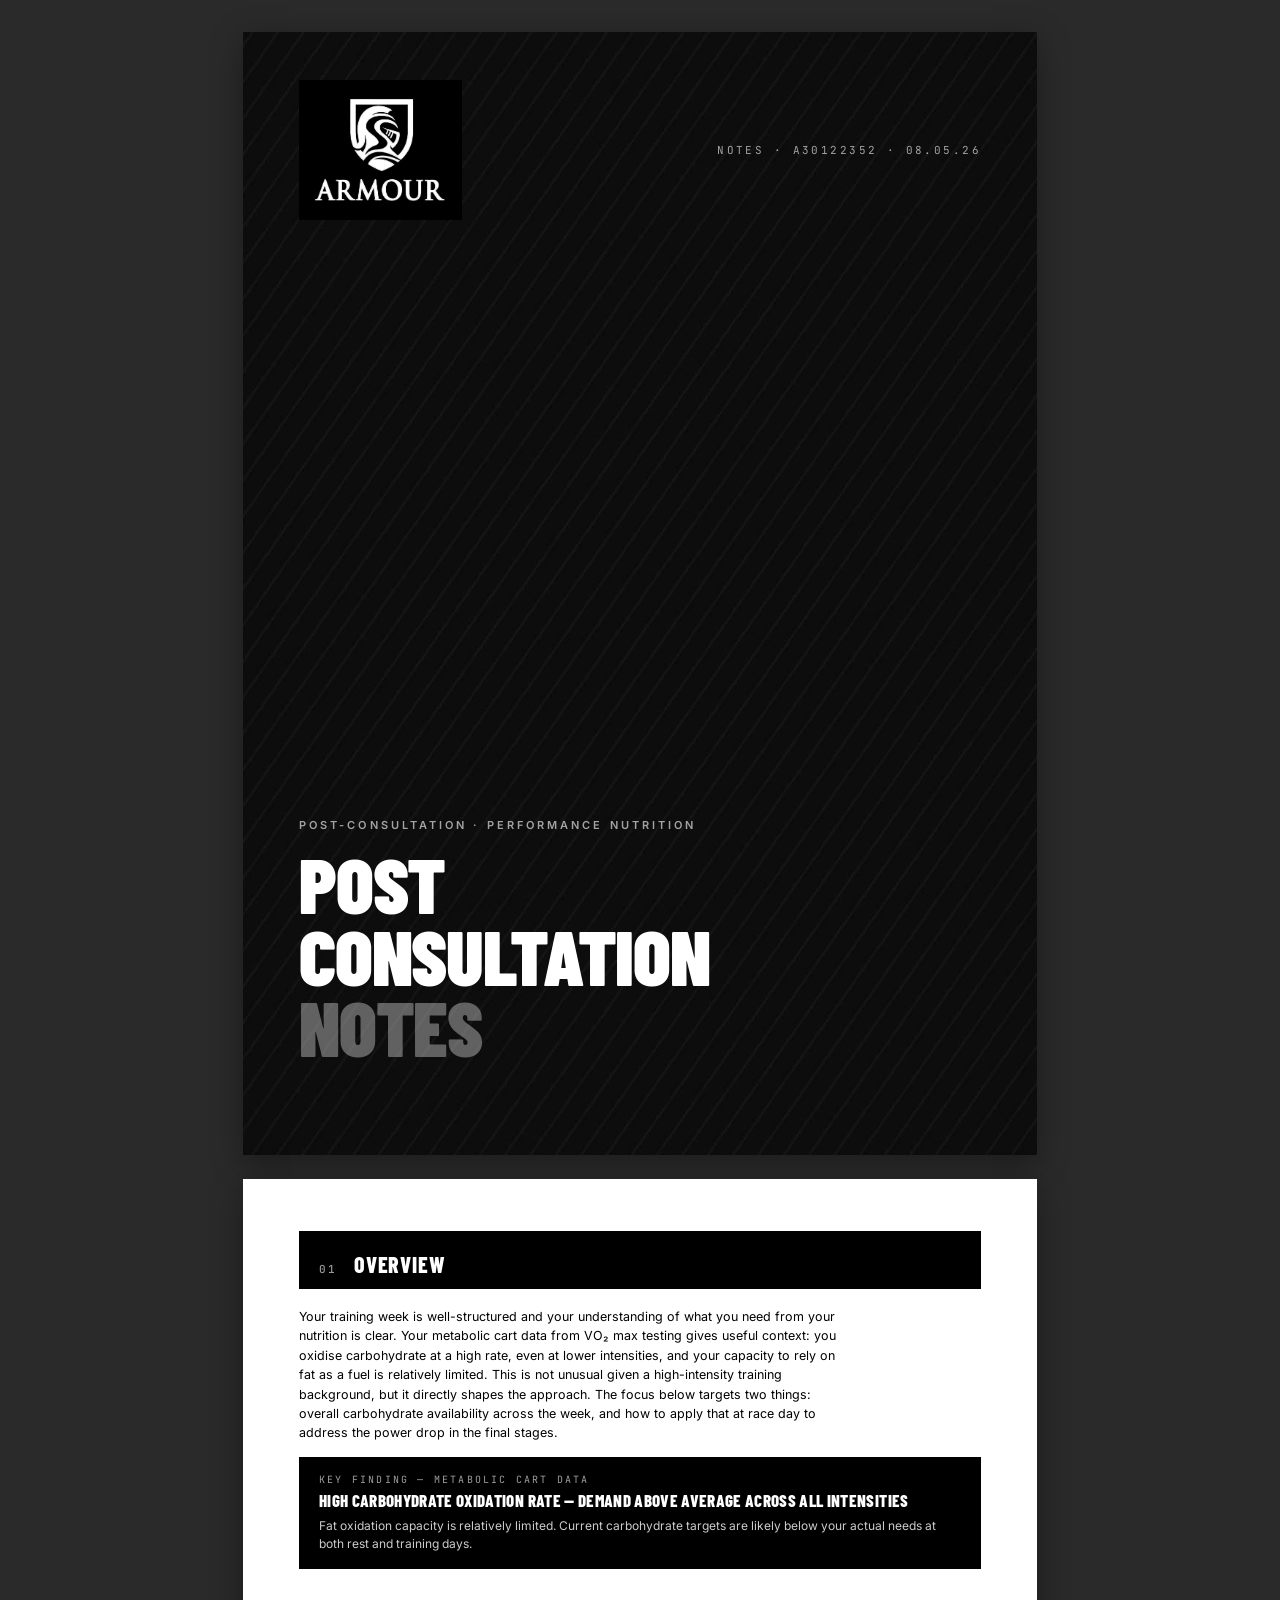
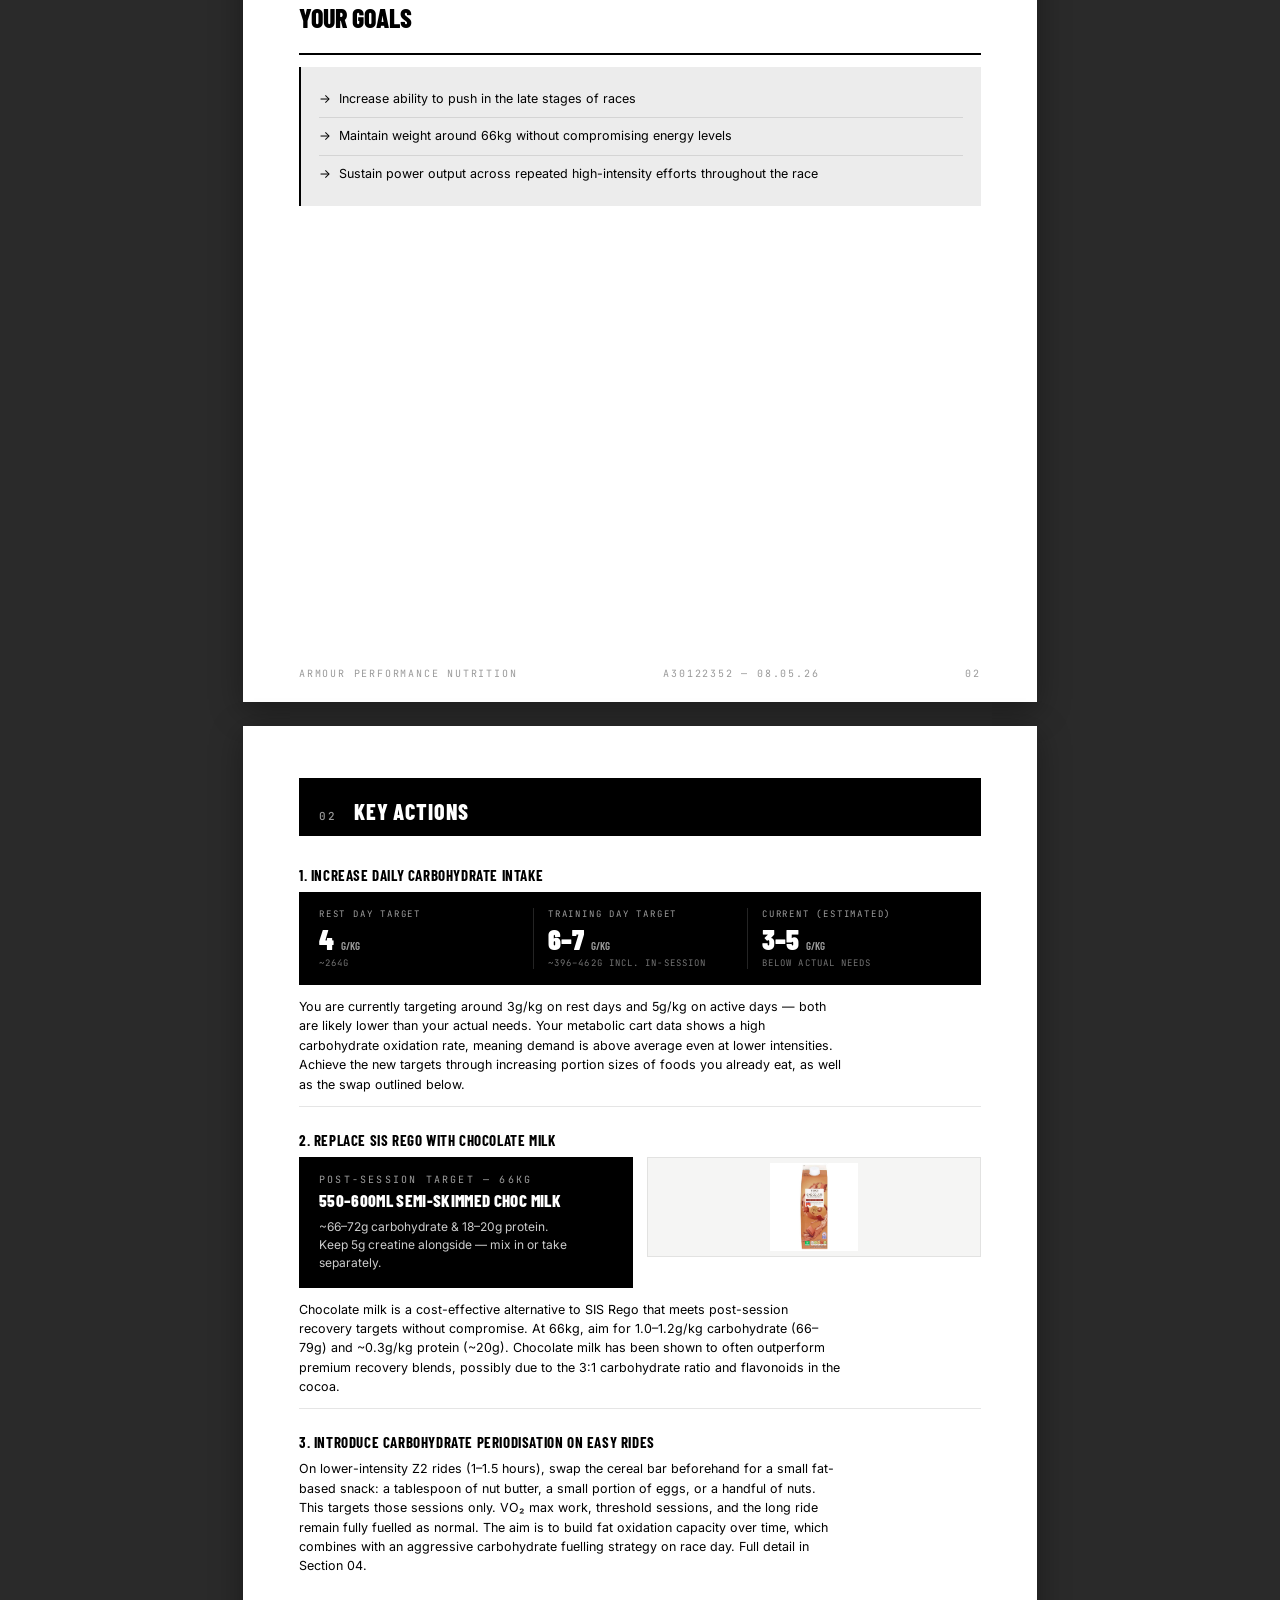
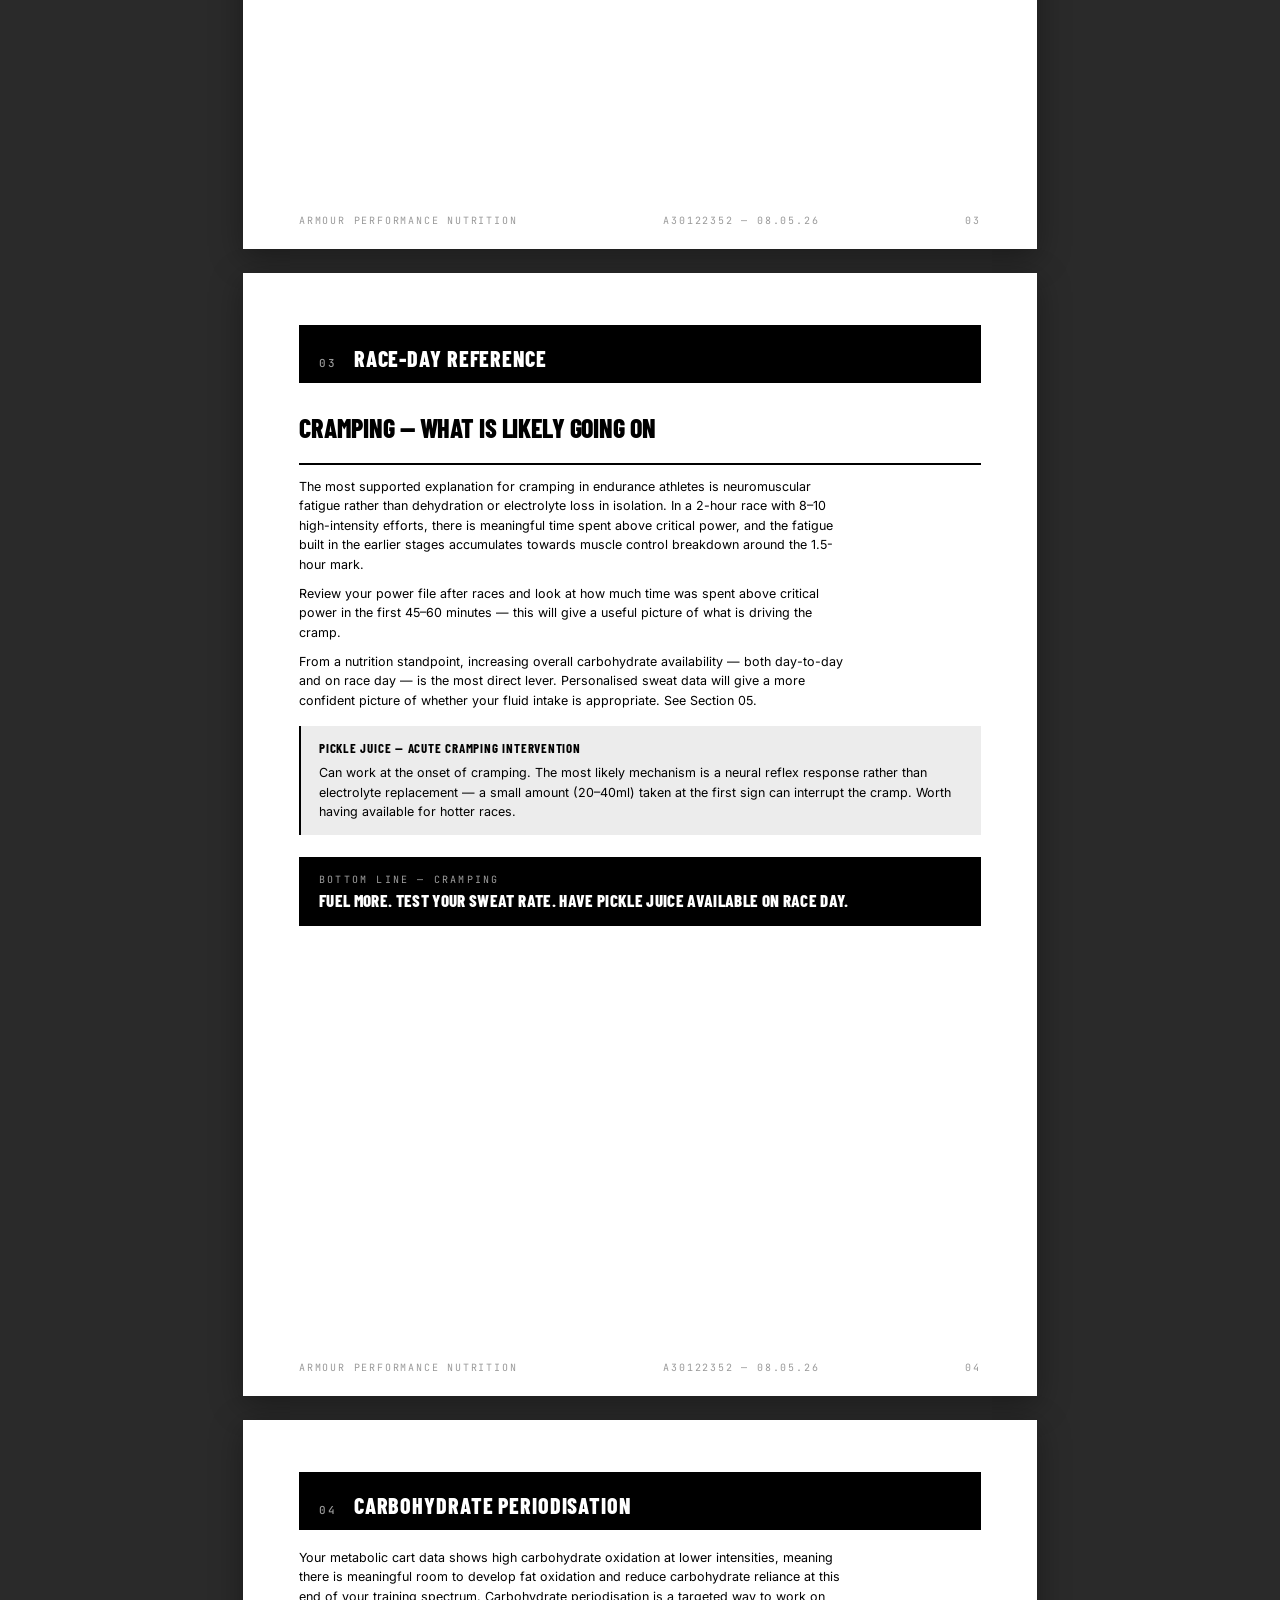
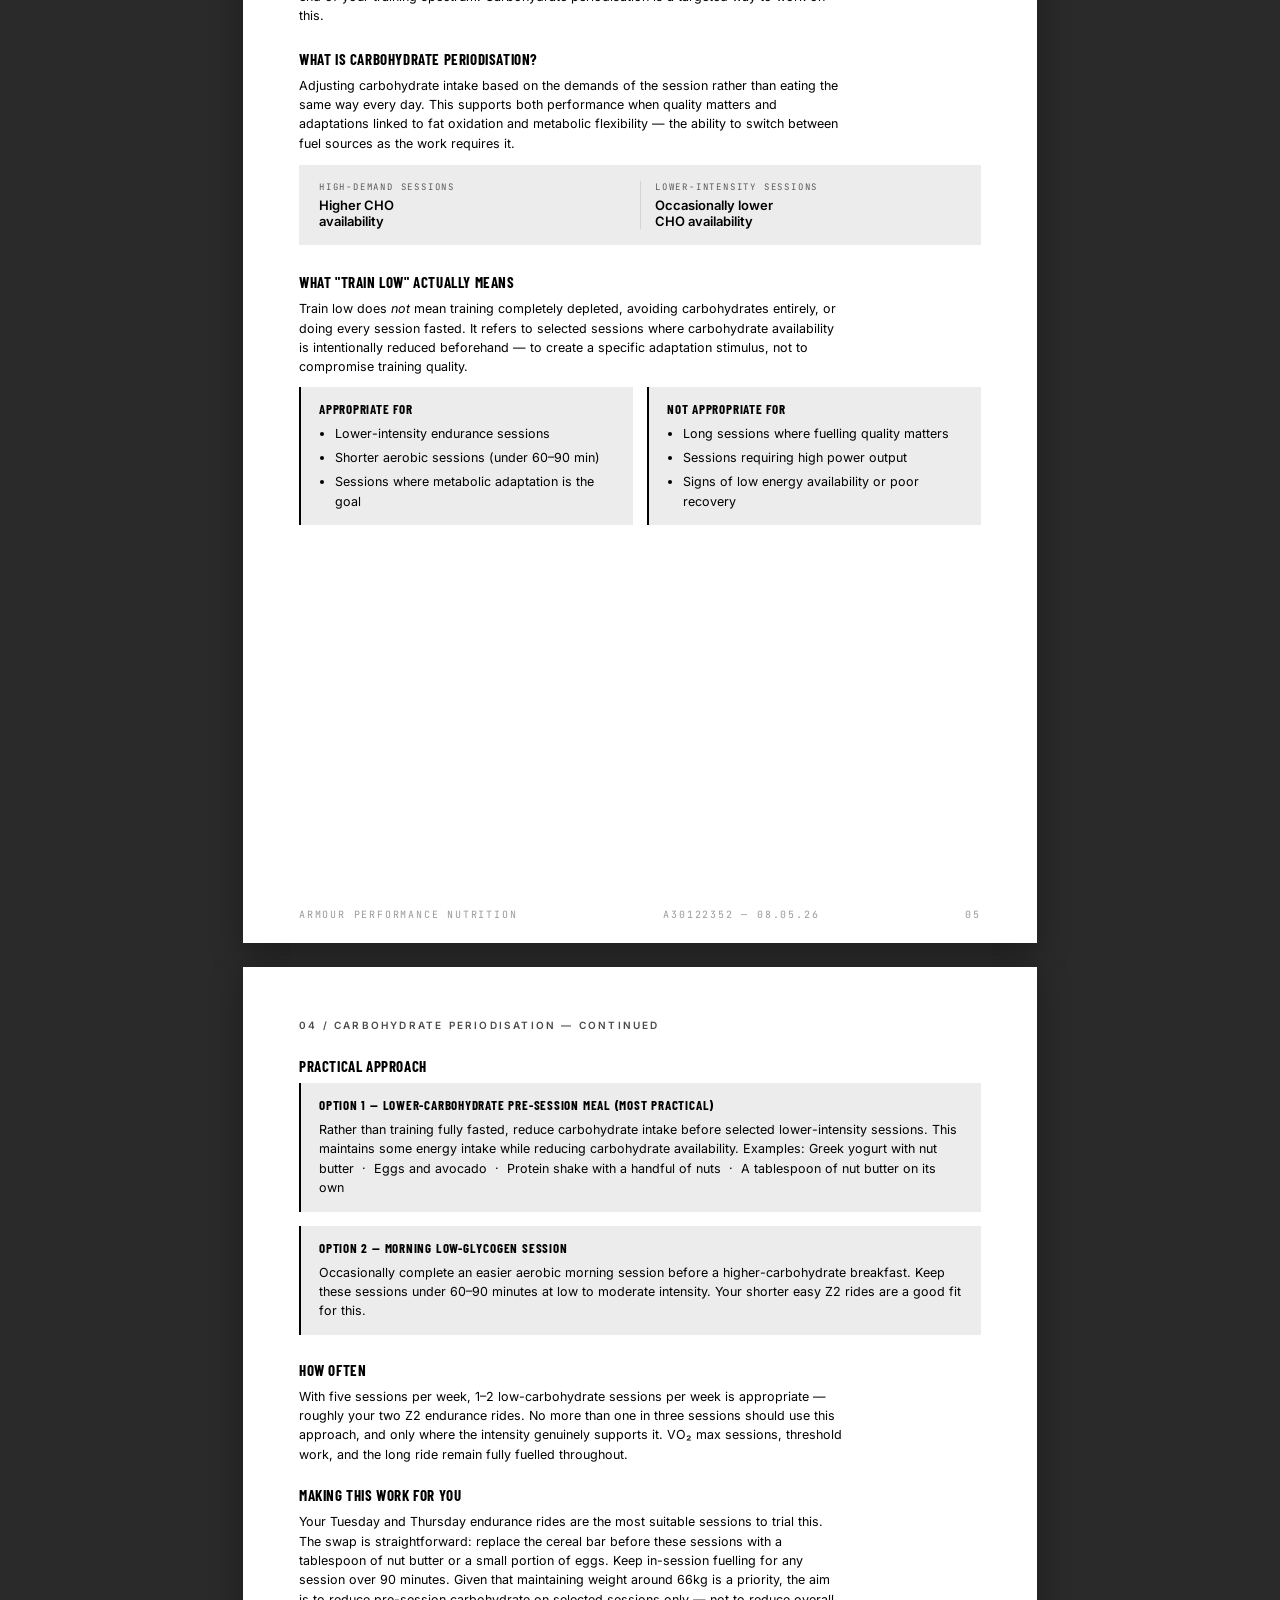
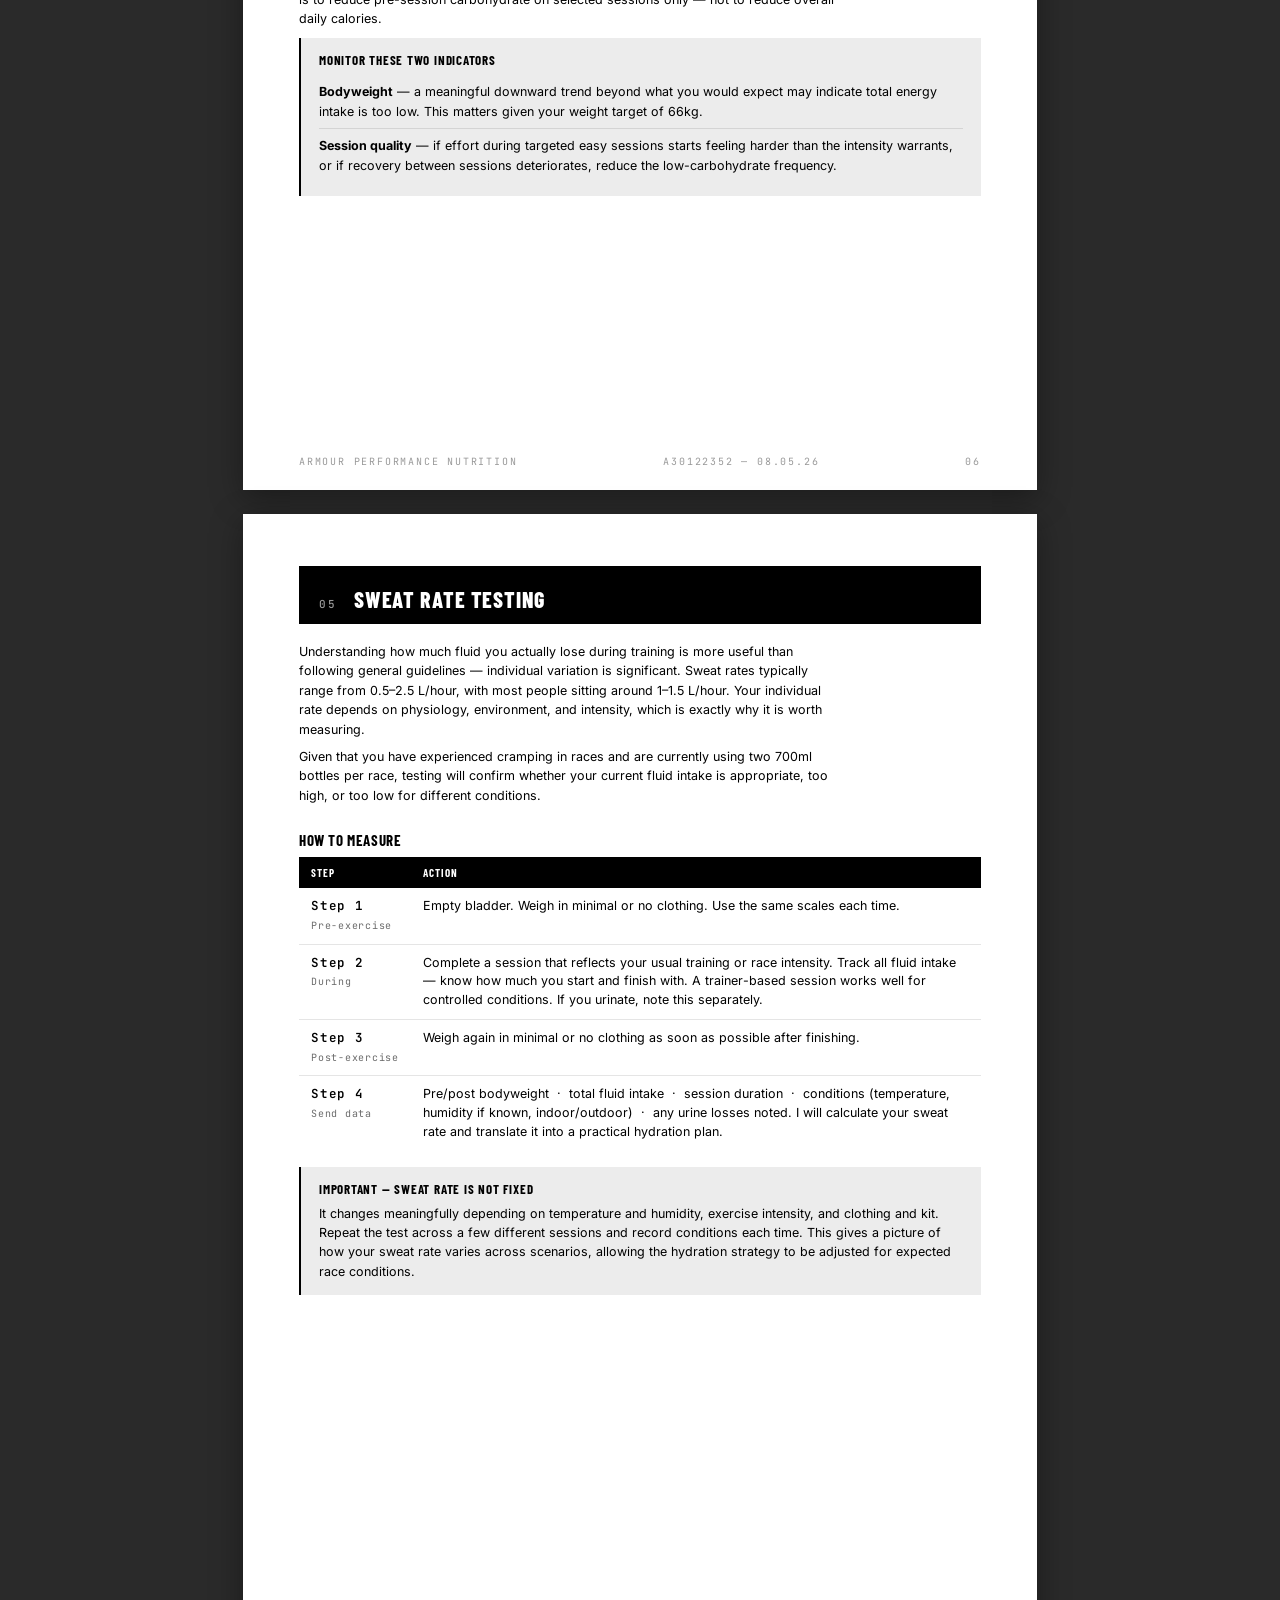
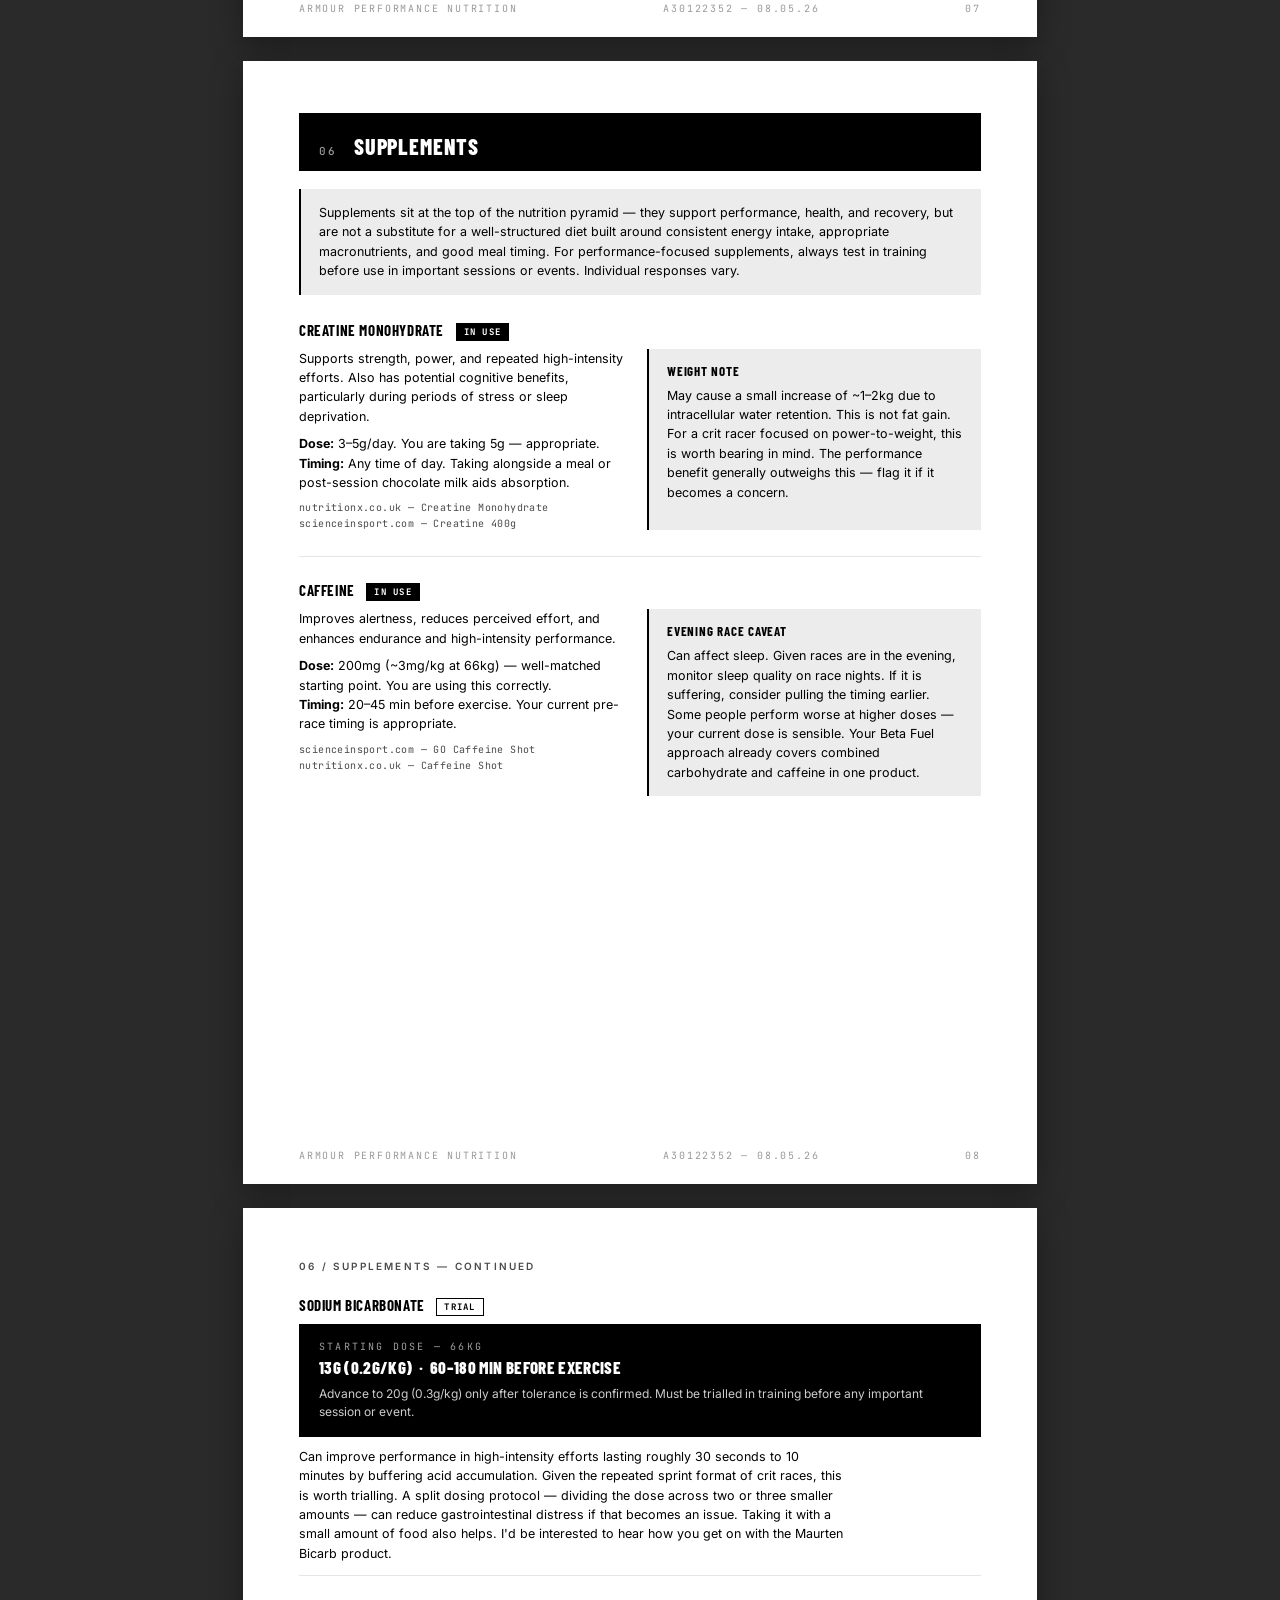
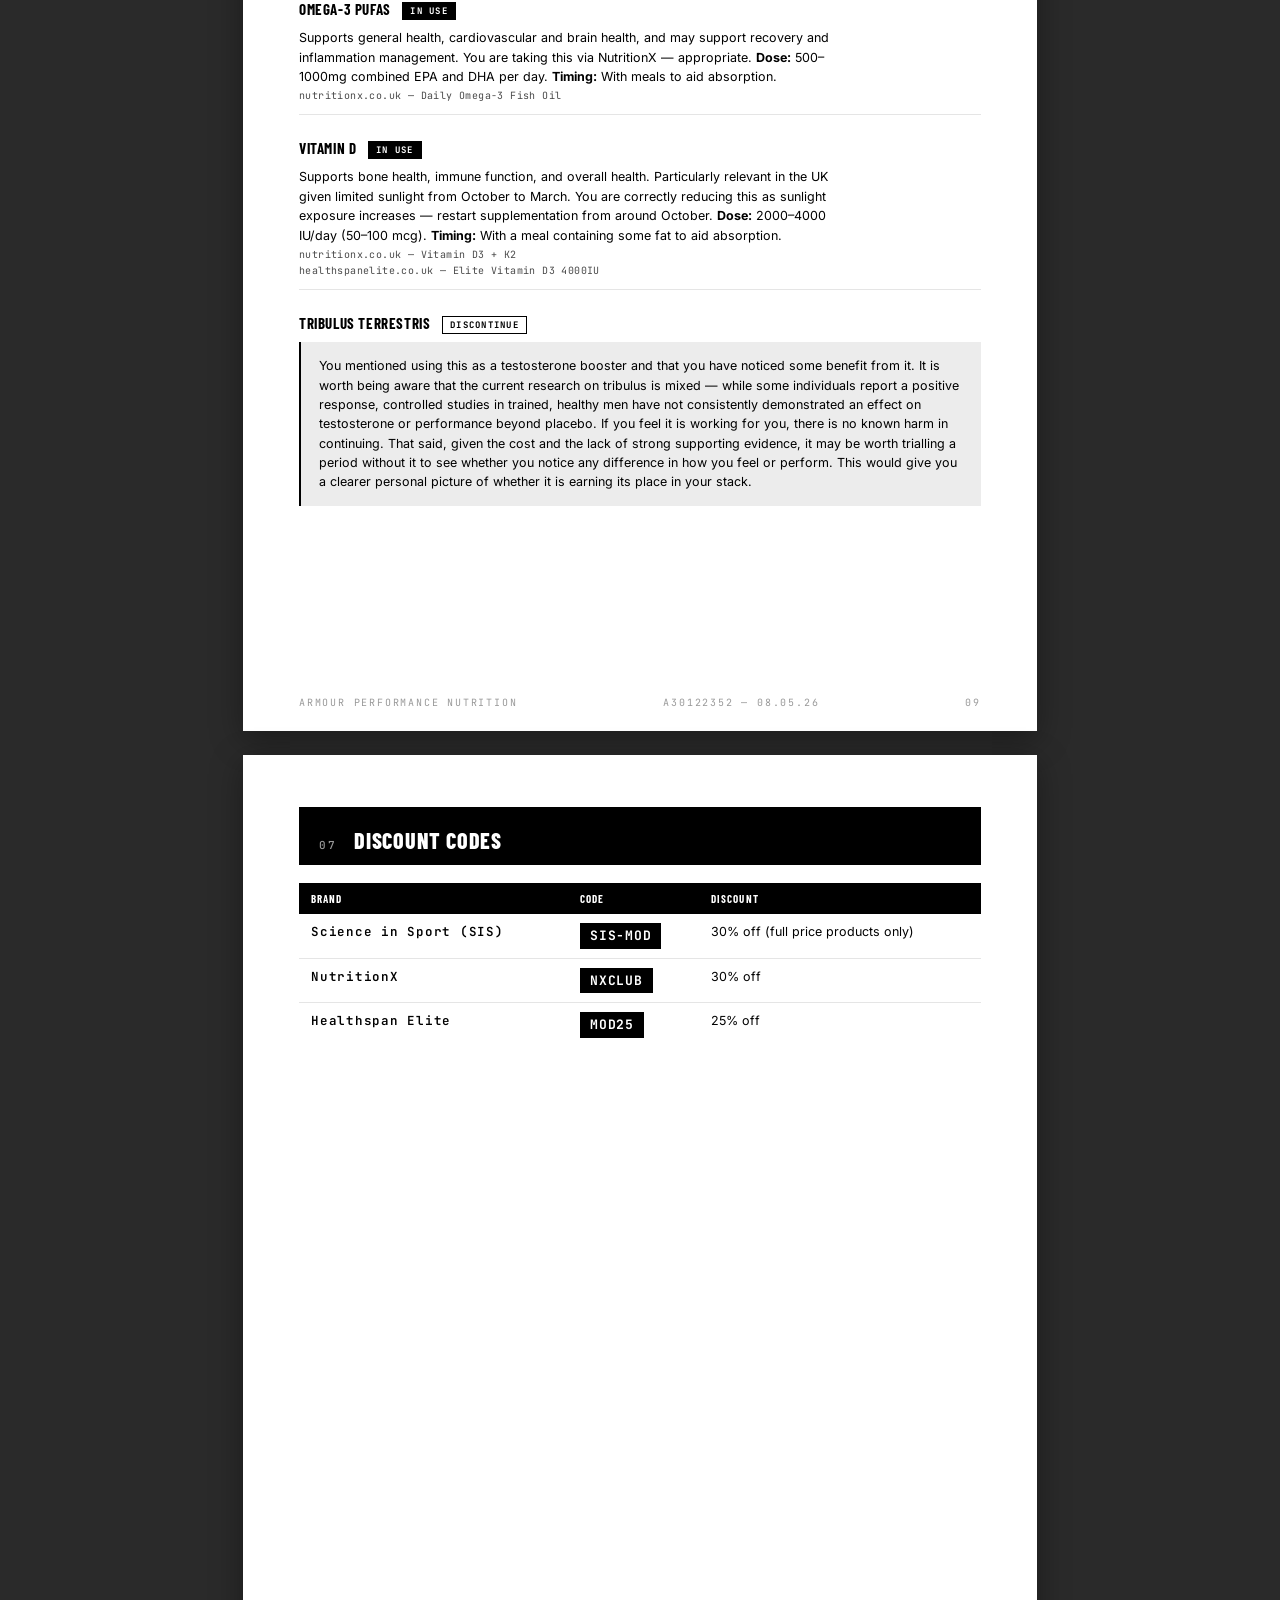
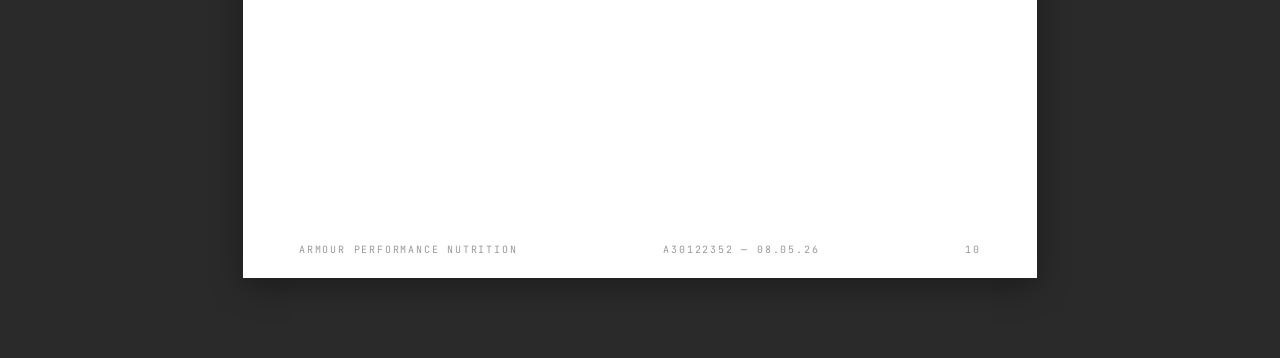
<file: ben-consultation/consultation-notes.html>
<!DOCTYPE html>
<html lang="en">
<head>
<meta charset="UTF-8">
<meta name="viewport" content="width=device-width, initial-scale=1.0">
<title>Armour Performance Nutrition — Post-Consultation Notes — A30122352</title>
<style>
@import url('https://fonts.googleapis.com/css2?family=Barlow+Condensed:wght@400;500;600;700;800;900&family=Inter:wght@400;500;600;700&family=JetBrains+Mono:wght@400;500;700&display=swap');

:root {
  --ink-000: #000000;
  --grey-500: #4A4A4A;
  --grey-400: #6B6B6B;
  --grey-300: #9A9A9A;
  --grey-200: #C4C4C4;
  --grey-100: #ECECEC;
  --paper: #FFFFFF;
  --on-paper-rule: rgba(0,0,0,0.10);
  --bg-panel: #ECECEC;
  --fg-primary: #000000;
  --fg-secondary: #4A4A4A;
  --fg-muted: #9A9A9A;
  --font-display: 'Barlow Condensed', 'Oswald', 'Helvetica Neue', Arial, sans-serif;
  --font-body: 'Inter', 'Helvetica Neue', Arial, sans-serif;
  --font-mono: 'JetBrains Mono', 'IBM Plex Mono', ui-monospace, monospace;
}

* { box-sizing: border-box; margin: 0; padding: 0; }
html, body { background: #2A2A2A; font-family: var(--font-body); }

/* Stage */
.kit-stage {
  display: flex; flex-direction: column; align-items: center;
  gap: 24px; padding: 32px 24px 80px;
}

/* Page wrapper — A4 @ 96dpi */
.brief-page {
  position: relative; width: 794px; height: 1123px;
  background: var(--paper); color: var(--fg-primary);
  box-shadow: 0 8px 30px rgba(0,0,0,0.35); overflow: hidden;
}
.brief-page__inner {
  padding: 52px 56px 70px;
  height: 100%; display: flex; flex-direction: column;
}
.brief-page__pagenum {
  position: absolute; left: 56px; right: 56px; bottom: 22px;
  display: flex; justify-content: space-between;
  font-family: var(--font-mono); font-size: 10px; letter-spacing: 0.18em;
  text-transform: uppercase; color: var(--grey-300);
}

/* Cover */
.brief-cover {
  position: relative; width: 100%; height: 100%;
  background: #000 url("assets/cover-texture.png") center/cover no-repeat;
  color: #fff; padding: 48px 56px;
  display: flex; flex-direction: column;
}
.brief-cover__top { display: flex; justify-content: space-between; align-items: center; }
.brief-cover__logo { height: 140px; filter: invert(1); }
.brief-cover__ident {
  font-family: var(--font-mono); font-size: 11px; letter-spacing: 0.22em;
  text-transform: uppercase; color: rgba(255,255,255,0.62);
}
.brief-cover__title { margin-top: auto; margin-bottom: 44px; }
.brief-cover__eyebrow {
  font-family: var(--font-body); font-weight: 600; font-size: 11px;
  letter-spacing: 0.28em; text-transform: uppercase;
  color: rgba(255,255,255,0.62); margin-bottom: 16px;
}
.brief-cover__line {
  font-family: var(--font-display); font-weight: 900;
  font-size: 78px; line-height: 0.92; letter-spacing: -0.015em; text-transform: uppercase;
}
.brief-cover__line--grey { color: rgba(255,255,255,0.35); }
.brief-cover__strip {
  display: grid; grid-template-columns: repeat(4, 1fr); gap: 0;
  border-top: 1px solid rgba(255,255,255,0.18); padding-top: 22px;
}
.brief-cover__metric { padding: 0 16px; border-left: 1px solid rgba(255,255,255,0.12); }
.brief-cover__metric:first-child { border-left: 0; padding-left: 0; }
.brief-cover__metric-label {
  font-family: var(--font-mono); font-size: 10px; letter-spacing: 0.22em;
  text-transform: uppercase; color: rgba(255,255,255,0.62); margin-bottom: 8px;
}
.brief-cover__metric-num {
  font-family: var(--font-display); font-weight: 900; font-size: 34px; line-height: 1;
}
.brief-cover__metric-unit {
  font-family: var(--font-display); font-weight: 600; font-size: 12px;
  color: rgba(255,255,255,0.62); margin-left: 4px; text-transform: uppercase;
}

/* Section header */
.brief-section { margin-bottom: 18px; }
.brief-section__rule { height: 8px; background: #000; }
.brief-section__bar {
  background: #000; color: #fff;
  display: flex; align-items: baseline; gap: 16px;
  padding: 12px 20px;
}
.brief-section__num {
  font-family: var(--font-mono); font-weight: 500; font-size: 11px;
  letter-spacing: 0.22em; color: rgba(255,255,255,0.6);
}
.brief-section__title {
  font-family: var(--font-display); font-weight: 800; font-size: 22px;
  text-transform: uppercase; letter-spacing: 0.04em;
}

/* Highlight / callout box */
.brief-highlight {
  background: #000; color: #fff;
  padding: 16px 20px; margin-bottom: 14px;
  display: flex; flex-direction: column; gap: 5px;
}
.brief-highlight__label {
  font-family: var(--font-mono); font-size: 10px; letter-spacing: 0.22em;
  text-transform: uppercase; color: rgba(255,255,255,0.62);
}
.brief-highlight__text {
  font-family: var(--font-display); font-weight: 800; font-size: 17px;
  text-transform: uppercase; letter-spacing: 0.02em; line-height: 1.1;
}
.brief-highlight__body {
  font-size: 12px; line-height: 1.5; color: rgba(255,255,255,0.80); margin-top: 3px;
}

/* Grey supporting panel */
.brief-panel {
  background: var(--grey-100); border-left: 2px solid #000;
  padding: 14px 18px; margin-bottom: 14px;
}
.brief-panel__title {
  font-family: var(--font-display); font-weight: 700; font-size: 13px;
  text-transform: uppercase; letter-spacing: 0.06em; margin-bottom: 7px;
}
.brief-panel__body { font-size: 12.5px; line-height: 1.55; color: #000; }

/* Metric strip */
.brief-strip {
  display: grid; padding: 16px 20px; margin-bottom: 16px;
}
.brief-strip--dark { background: #000; color: #fff; }
.brief-strip--light { background: var(--grey-100); }
.brief-strip__metric { padding: 0 14px; }
.brief-strip__metric:first-child { padding-left: 0; }
.brief-strip__metric + .brief-strip__metric { border-left: 1px solid rgba(255,255,255,0.14); }
.brief-strip--light .brief-strip__metric + .brief-strip__metric { border-left: 1px solid rgba(0,0,0,0.10); }
.brief-strip__label {
  font-family: var(--font-mono); font-size: 9px; letter-spacing: 0.20em;
  text-transform: uppercase; margin-bottom: 5px; opacity: 0.62;
}
.brief-strip__num {
  font-family: var(--font-display); font-weight: 900; font-size: 28px; line-height: 1;
}
.brief-strip__unit {
  font-family: var(--font-display); font-weight: 600; font-size: 11px;
  margin-left: 3px; text-transform: uppercase; opacity: 0.62;
}
.brief-strip__sub {
  font-family: var(--font-mono); font-size: 9px; color: rgba(255,255,255,0.45);
  text-transform: uppercase; letter-spacing: 0.12em; margin-top: 3px;
}
.brief-strip--light .brief-strip__sub { color: rgba(0,0,0,0.40); }

/* Table */
.brief-table {
  width: 100%; border-collapse: collapse; font-size: 12px; margin-bottom: 16px;
}
.brief-table th {
  text-align: left; background: #000; color: #fff;
  padding: 9px 12px; font-family: var(--font-display); font-weight: 700;
  font-size: 11px; text-transform: uppercase; letter-spacing: 0.10em;
}
.brief-table td {
  padding: 9px 12px; border-bottom: 1px solid rgba(0,0,0,0.10);
  vertical-align: top; font-size: 12.5px; line-height: 1.5;
}
.brief-table tr:last-child td { border-bottom: 0; }
.brief-table__key {
  font-family: var(--font-mono); font-size: 10.5px; letter-spacing: 0.06em;
  font-weight: 600; white-space: nowrap; vertical-align: top;
}
.brief-table__code {
  font-family: var(--font-mono); font-size: 13px; font-weight: 700;
  letter-spacing: 0.06em; background: #000; color: #fff;
  padding: 3px 10px; display: inline-block;
}

/* Tag / status label */
.brief-tag {
  display: inline-block; font-family: var(--font-mono); font-size: 9px;
  font-weight: 700; letter-spacing: 0.14em; text-transform: uppercase;
  padding: 2px 7px; border: 1px solid #000; vertical-align: middle; margin-left: 8px;
}
.brief-tag--active { background: #000; color: #fff; }
.brief-tag--warn { background: #fff; color: #000; border-color: #000; }

/* Body utilities */
.brief-eyebrow {
  font-family: var(--font-body); font-weight: 600; font-size: 10px;
  letter-spacing: 0.22em; text-transform: uppercase; color: var(--grey-500);
  margin-bottom: 5px;
}
.brief-h2 {
  font-family: var(--font-display); font-weight: 800; font-size: 26px;
  line-height: 1; letter-spacing: -0.005em; text-transform: uppercase;
  margin: 14px 0 10px;
}
.brief-h3 {
  font-family: var(--font-display); font-weight: 700; font-size: 15px;
  text-transform: uppercase; letter-spacing: 0.04em; margin: 12px 0 8px;
}
.brief-body { font-size: 12.5px; line-height: 1.55; color: #000; max-width: 68ch; }
.brief-body + .brief-body { margin-top: 8px; }
.brief-rule { border: 0; border-top: 1px solid rgba(0,0,0,0.10); margin: 12px 0; }
.brief-rule--strong { border: 0; border-top: 2px solid #000; margin: 12px 0; }
.brief-spacer { flex: 1; }
.brief-grid-2 { display: grid; grid-template-columns: 1fr 1fr; gap: 14px; margin-bottom: 14px; }

/* Product image tile */
.brief-product-img {
  width: 100%; height: 100px;
  display: flex; align-items: center; justify-content: center;
  background: #F5F5F4; border: 1px solid rgba(0,0,0,0.08);
}
.brief-product-img img { max-height: 88px; max-width: 100%; object-fit: contain; }

/* URL link */
.brief-link {
  font-family: var(--font-mono); font-size: 10px; letter-spacing: 0.04em;
  color: var(--grey-500); text-decoration: none;
  display: block; margin-top: 3px;
}
.brief-link:hover { color: #000; text-decoration: underline; }

/* Print */
@page { size: A4; margin: 0; }
@media print {
  * { -webkit-print-color-adjust: exact; print-color-adjust: exact; }
  html, body { background: white; margin: 0; padding: 0; }
  .kit-stage { padding: 0; gap: 0; background: white; }
  .brief-page {
    width: 210mm; height: 297mm;
    box-shadow: none; page-break-after: always; overflow: hidden;
  }
  .brief-cover { background-image: url("assets/cover-texture.png"); }
}
</style>
</head>
<body>
<div class="kit-stage">

  <!-- ══════════════════════════════════════
       PAGE 1 — COVER
  ══════════════════════════════════════ -->
  <div class="brief-page">
    <div class="brief-cover">
      <div class="brief-cover__top">
        <img class="brief-cover__logo" src="assets/armour-logo.webp" alt="Armour Performance Nutrition">
        <div class="brief-cover__ident">Notes · A30122352 · 08.05.26</div>
      </div>
      <div class="brief-cover__title">
        <div class="brief-cover__eyebrow">Post-Consultation · Performance Nutrition</div>
        <div class="brief-cover__line">POST</div>
        <div class="brief-cover__line">CONSULTATION</div>
        <div class="brief-cover__line brief-cover__line--grey">NOTES</div>
      </div>
    </div>
  </div>

  <!-- ══════════════════════════════════════
       PAGE 2 — OVERVIEW + GOALS
  ══════════════════════════════════════ -->
  <div class="brief-page">
    <div class="brief-page__inner">

      <div class="brief-section">
        <div class="brief-section__rule"></div>
        <div class="brief-section__bar">
          <span class="brief-section__num">01</span>
          <span class="brief-section__title">Overview</span>
        </div>
      </div>

      <p class="brief-body">Your training week is well-structured and your understanding of what you need from your nutrition is clear. Your metabolic cart data from VO₂ max testing gives useful context: you oxidise carbohydrate at a high rate, even at lower intensities, and your capacity to rely on fat as a fuel is relatively limited. This is not unusual given a high-intensity training background, but it directly shapes the approach. The focus below targets two things: overall carbohydrate availability across the week, and how to apply that at race day to address the power drop in the final stages.</p>

      <div style="height:14px;"></div>

      <div class="brief-highlight">
        <div class="brief-highlight__label">Key Finding — Metabolic Cart Data</div>
        <div class="brief-highlight__text">High carbohydrate oxidation rate — demand above average across all intensities</div>
        <div class="brief-highlight__body">Fat oxidation capacity is relatively limited. Current carbohydrate targets are likely below your actual needs at both rest and training days.</div>
      </div>

      <div style="height:8px;"></div>

      <div class="brief-h2">Your Goals</div>
      <hr class="brief-rule--strong">

      <div class="brief-panel" style="margin-bottom:0;">
        <div class="brief-panel__body">
          <ul style="list-style:none; padding:0; margin:0;">
            <li style="padding:9px 0; border-bottom:1px solid rgba(0,0,0,0.10); font-size:12.5px; line-height:1.45;">
              &rarr;&nbsp;&nbsp;Increase ability to push in the late stages of races
            </li>
            <li style="padding:9px 0; border-bottom:1px solid rgba(0,0,0,0.10); font-size:12.5px; line-height:1.45;">
              &rarr;&nbsp;&nbsp;Maintain weight around 66kg without compromising energy levels
            </li>
            <li style="padding:9px 0; font-size:12.5px; line-height:1.45;">
              &rarr;&nbsp;&nbsp;Sustain power output across repeated high-intensity efforts throughout the race
            </li>
          </ul>
        </div>
      </div>

      <div class="brief-spacer"></div>
    </div>
    <div class="brief-page__pagenum">
      <span>Armour Performance Nutrition</span>
      <span>A30122352 — 08.05.26</span>
      <span>02</span>
    </div>
  </div>

  <!-- ══════════════════════════════════════
       PAGE 3 — KEY ACTIONS
  ══════════════════════════════════════ -->
  <div class="brief-page">
    <div class="brief-page__inner">

      <div class="brief-section">
        <div class="brief-section__rule"></div>
        <div class="brief-section__bar">
          <span class="brief-section__num">02</span>
          <span class="brief-section__title">Key Actions</span>
        </div>
      </div>

      <!-- Action 1 -->
      <div class="brief-h3">1. Increase Daily Carbohydrate Intake</div>

      <div class="brief-strip brief-strip--dark" style="grid-template-columns: repeat(3, 1fr); margin-bottom:12px;">
        <div class="brief-strip__metric">
          <div class="brief-strip__label">Rest Day Target</div>
          <div>
            <span class="brief-strip__num">4</span>
            <span class="brief-strip__unit">g/kg</span>
          </div>
          <div class="brief-strip__sub">~264g</div>
        </div>
        <div class="brief-strip__metric">
          <div class="brief-strip__label">Training Day Target</div>
          <div>
            <span class="brief-strip__num">6–7</span>
            <span class="brief-strip__unit">g/kg</span>
          </div>
          <div class="brief-strip__sub">~396–462g incl. in-session</div>
        </div>
        <div class="brief-strip__metric">
          <div class="brief-strip__label">Current (estimated)</div>
          <div>
            <span class="brief-strip__num">3–5</span>
            <span class="brief-strip__unit">g/kg</span>
          </div>
          <div class="brief-strip__sub">Below actual needs</div>
        </div>
      </div>

      <p class="brief-body">You are currently targeting around 3g/kg on rest days and 5g/kg on active days — both are likely lower than your actual needs. Your metabolic cart data shows a high carbohydrate oxidation rate, meaning demand is above average even at lower intensities. Achieve the new targets through increasing portion sizes of foods you already eat, as well as the swap outlined below.</p>

      <hr class="brief-rule">

      <!-- Action 2 -->
      <div class="brief-h3">2. Replace SIS Rego with Chocolate Milk</div>

      <div class="brief-grid-2" style="gap:14px; margin-bottom:12px;">
        <div>
          <div class="brief-highlight" style="margin-bottom:0; height:100%;">
            <div class="brief-highlight__label">Post-Session Target — 66kg</div>
            <div class="brief-highlight__text">550–600ml semi-skimmed choc milk</div>
            <div class="brief-highlight__body">
              ~66–72g carbohydrate &amp; 18–20g protein.<br>
              Keep 5g creatine alongside — mix in or take separately.
            </div>
          </div>
        </div>
        <div class="brief-product-img">
          <img src="assets/food/tesco-choc-milk.png" alt="Chocolate milk">
        </div>
      </div>

      <p class="brief-body">Chocolate milk is a cost-effective alternative to SIS Rego that meets post-session recovery targets without compromise. At 66kg, aim for 1.0–1.2g/kg carbohydrate (66–79g) and ~0.3g/kg protein (~20g). Chocolate milk has been shown to often outperform premium recovery blends, possibly due to the 3:1 carbohydrate ratio and flavonoids in the cocoa.</p>

      <hr class="brief-rule">

      <!-- Action 3 -->
      <div class="brief-h3">3. Introduce Carbohydrate Periodisation on Easy Rides</div>

      <p class="brief-body">On lower-intensity Z2 rides (1–1.5 hours), swap the cereal bar beforehand for a small fat-based snack: a tablespoon of nut butter, a small portion of eggs, or a handful of nuts. This targets those sessions only. VO₂ max work, threshold sessions, and the long ride remain fully fuelled as normal. The aim is to build fat oxidation capacity over time, which combines with an aggressive carbohydrate fuelling strategy on race day. Full detail in Section 04.</p>

      <div class="brief-spacer"></div>
    </div>
    <div class="brief-page__pagenum">
      <span>Armour Performance Nutrition</span>
      <span>A30122352 — 08.05.26</span>
      <span>03</span>
    </div>
  </div>

  <!-- ══════════════════════════════════════
       PAGE 4 — RACE-DAY REFERENCE
  ══════════════════════════════════════ -->
  <div class="brief-page">
    <div class="brief-page__inner">

      <div class="brief-section">
        <div class="brief-section__rule"></div>
        <div class="brief-section__bar">
          <span class="brief-section__num">03</span>
          <span class="brief-section__title">Race-Day Reference</span>
        </div>
      </div>

      <div class="brief-h2">Cramping — What Is Likely Going On</div>
      <hr class="brief-rule--strong">

      <p class="brief-body">The most supported explanation for cramping in endurance athletes is neuromuscular fatigue rather than dehydration or electrolyte loss in isolation. In a 2-hour race with 8–10 high-intensity efforts, there is meaningful time spent above critical power, and the fatigue built in the earlier stages accumulates towards muscle control breakdown around the 1.5-hour mark.</p>

      <div style="height:10px;"></div>

      <p class="brief-body">Review your power file after races and look at how much time was spent above critical power in the first 45–60 minutes — this will give a useful picture of what is driving the cramp.</p>

      <div style="height:10px;"></div>

      <p class="brief-body">From a nutrition standpoint, increasing overall carbohydrate availability — both day-to-day and on race day — is the most direct lever. Personalised sweat data will give a more confident picture of whether your fluid intake is appropriate. See Section 05.</p>

      <div style="height:16px;"></div>

      <div class="brief-panel">
        <div class="brief-panel__title">Pickle Juice — Acute Cramping Intervention</div>
        <div class="brief-panel__body">Can work at the onset of cramping. The most likely mechanism is a neural reflex response rather than electrolyte replacement — a small amount (20–40ml) taken at the first sign can interrupt the cramp. Worth having available for hotter races.</div>
      </div>

      <div style="height:8px;"></div>

      <div class="brief-highlight">
        <div class="brief-highlight__label">Bottom Line — Cramping</div>
        <div class="brief-highlight__text">Fuel more. Test your sweat rate. Have pickle juice available on race day.</div>
      </div>

      <div class="brief-spacer"></div>
    </div>
    <div class="brief-page__pagenum">
      <span>Armour Performance Nutrition</span>
      <span>A30122352 — 08.05.26</span>
      <span>04</span>
    </div>
  </div>

  <!-- ══════════════════════════════════════
       PAGE 5 — CARB PERIODISATION
  ══════════════════════════════════════ -->
  <div class="brief-page">
    <div class="brief-page__inner">

      <div class="brief-section">
        <div class="brief-section__rule"></div>
        <div class="brief-section__bar">
          <span class="brief-section__num">04</span>
          <span class="brief-section__title">Carbohydrate Periodisation</span>
        </div>
      </div>

      <p class="brief-body">Your metabolic cart data shows high carbohydrate oxidation at lower intensities, meaning there is meaningful room to develop fat oxidation and reduce carbohydrate reliance at this end of your training spectrum. Carbohydrate periodisation is a targeted way to work on this.</p>

      <div style="height:12px;"></div>

      <div class="brief-h3">What Is Carbohydrate Periodisation?</div>
      <p class="brief-body">Adjusting carbohydrate intake based on the demands of the session rather than eating the same way every day. This supports both performance when quality matters and adaptations linked to fat oxidation and metabolic flexibility — the ability to switch between fuel sources as the work requires it.</p>

      <div class="brief-strip brief-strip--light" style="grid-template-columns: 1fr 1fr; margin-top:12px;">
        <div class="brief-strip__metric">
          <div class="brief-strip__label">High-demand sessions</div>
          <div style="font-size:13px; font-weight:600; margin-top:4px; line-height:1.2;">Higher CHO<br>availability</div>
        </div>
        <div class="brief-strip__metric">
          <div class="brief-strip__label">Lower-intensity sessions</div>
          <div style="font-size:13px; font-weight:600; margin-top:4px; line-height:1.2;">Occasionally lower<br>CHO availability</div>
        </div>
      </div>

      <div class="brief-h3">What "Train Low" Actually Means</div>
      <p class="brief-body">Train low does <em>not</em> mean training completely depleted, avoiding carbohydrates entirely, or doing every session fasted. It refers to selected sessions where carbohydrate availability is intentionally reduced beforehand — to create a specific adaptation stimulus, not to compromise training quality.</p>

      <div style="height:10px;"></div>

      <div class="brief-grid-2">
        <div class="brief-panel" style="margin-bottom:0;">
          <div class="brief-panel__title">Appropriate For</div>
          <div class="brief-panel__body">
            <ul style="padding-left:16px; margin:0;">
              <li style="margin-bottom:5px;">Lower-intensity endurance sessions</li>
              <li style="margin-bottom:5px;">Shorter aerobic sessions (under 60–90 min)</li>
              <li>Sessions where metabolic adaptation is the goal</li>
            </ul>
          </div>
        </div>
        <div class="brief-panel" style="margin-bottom:0;">
          <div class="brief-panel__title">Not Appropriate For</div>
          <div class="brief-panel__body">
            <ul style="padding-left:16px; margin:0;">
              <li style="margin-bottom:5px;">Long sessions where fuelling quality matters</li>
              <li style="margin-bottom:5px;">Sessions requiring high power output</li>
              <li>Signs of low energy availability or poor recovery</li>
            </ul>
          </div>
        </div>
      </div>

      <div class="brief-spacer"></div>
    </div>
    <div class="brief-page__pagenum">
      <span>Armour Performance Nutrition</span>
      <span>A30122352 — 08.05.26</span>
      <span>05</span>
    </div>
  </div>

  <!-- ══════════════════════════════════════
       PAGE 6 — CARB PERIODISATION (cont.)
  ══════════════════════════════════════ -->
  <div class="brief-page">
    <div class="brief-page__inner">

      <div class="brief-eyebrow" style="margin-bottom:14px;">04 / Carbohydrate Periodisation — continued</div>

      <div class="brief-h3">Practical Approach</div>

      <div class="brief-panel">
        <div class="brief-panel__title">Option 1 — Lower-Carbohydrate Pre-Session Meal (Most Practical)</div>
        <div class="brief-panel__body">Rather than training fully fasted, reduce carbohydrate intake before selected lower-intensity sessions. This maintains some energy intake while reducing carbohydrate availability. Examples: Greek yogurt with nut butter &nbsp;·&nbsp; Eggs and avocado &nbsp;·&nbsp; Protein shake with a handful of nuts &nbsp;·&nbsp; A tablespoon of nut butter on its own</div>
      </div>

      <div class="brief-panel">
        <div class="brief-panel__title">Option 2 — Morning Low-Glycogen Session</div>
        <div class="brief-panel__body">Occasionally complete an easier aerobic morning session before a higher-carbohydrate breakfast. Keep these sessions under 60–90 minutes at low to moderate intensity. Your shorter easy Z2 rides are a good fit for this.</div>
      </div>

      <div class="brief-h3">How Often</div>
      <p class="brief-body">With five sessions per week, 1–2 low-carbohydrate sessions per week is appropriate — roughly your two Z2 endurance rides. No more than one in three sessions should use this approach, and only where the intensity genuinely supports it. VO₂ max sessions, threshold work, and the long ride remain fully fuelled throughout.</p>

      <div style="height:10px;"></div>

      <div class="brief-h3">Making This Work for You</div>
      <p class="brief-body">Your Tuesday and Thursday endurance rides are the most suitable sessions to trial this. The swap is straightforward: replace the cereal bar before these sessions with a tablespoon of nut butter or a small portion of eggs. Keep in-session fuelling for any session over 90 minutes. Given that maintaining weight around 66kg is a priority, the aim is to reduce pre-session carbohydrate on selected sessions only — not to reduce overall daily calories.</p>

      <div style="height:10px;"></div>

      <div class="brief-panel" style="margin-bottom:0;">
        <div class="brief-panel__title">Monitor These Two Indicators</div>
        <div class="brief-panel__body">
          <ul style="list-style:none; padding:0; margin:0;">
            <li style="padding:7px 0; border-bottom:1px solid rgba(0,0,0,0.10);">
              <strong>Bodyweight</strong> — a meaningful downward trend beyond what you would expect may indicate total energy intake is too low. This matters given your weight target of 66kg.
            </li>
            <li style="padding:7px 0;">
              <strong>Session quality</strong> — if effort during targeted easy sessions starts feeling harder than the intensity warrants, or if recovery between sessions deteriorates, reduce the low-carbohydrate frequency.
            </li>
          </ul>
        </div>
      </div>

      <div class="brief-spacer"></div>
    </div>
    <div class="brief-page__pagenum">
      <span>Armour Performance Nutrition</span>
      <span>A30122352 — 08.05.26</span>
      <span>06</span>
    </div>
  </div>

  <!-- ══════════════════════════════════════
       PAGE 7 — SWEAT RATE TESTING
  ══════════════════════════════════════ -->
  <div class="brief-page">
    <div class="brief-page__inner">

      <div class="brief-section">
        <div class="brief-section__rule"></div>
        <div class="brief-section__bar">
          <span class="brief-section__num">05</span>
          <span class="brief-section__title">Sweat Rate Testing</span>
        </div>
      </div>

      <p class="brief-body">Understanding how much fluid you actually lose during training is more useful than following general guidelines — individual variation is significant. Sweat rates typically range from 0.5–2.5 L/hour, with most people sitting around 1–1.5 L/hour. Your individual rate depends on physiology, environment, and intensity, which is exactly why it is worth measuring.</p>

      <div style="height:8px;"></div>

      <p class="brief-body">Given that you have experienced cramping in races and are currently using two 700ml bottles per race, testing will confirm whether your current fluid intake is appropriate, too high, or too low for different conditions.</p>

      <div style="height:14px;"></div>

      <div class="brief-h3">How to Measure</div>

      <table class="brief-table">
        <thead>
          <tr>
            <th style="width:100px;">Step</th>
            <th>Action</th>
          </tr>
        </thead>
        <tbody>
          <tr>
            <td class="brief-table__key">Step 1<br><span style="font-weight:400; color:#6B6B6B; font-size:10px;">Pre-exercise</span></td>
            <td>Empty bladder. Weigh in minimal or no clothing. Use the same scales each time.</td>
          </tr>
          <tr>
            <td class="brief-table__key">Step 2<br><span style="font-weight:400; color:#6B6B6B; font-size:10px;">During</span></td>
            <td>Complete a session that reflects your usual training or race intensity. Track all fluid intake — know how much you start and finish with. A trainer-based session works well for controlled conditions. If you urinate, note this separately.</td>
          </tr>
          <tr>
            <td class="brief-table__key">Step 3<br><span style="font-weight:400; color:#6B6B6B; font-size:10px;">Post-exercise</span></td>
            <td>Weigh again in minimal or no clothing as soon as possible after finishing.</td>
          </tr>
          <tr>
            <td class="brief-table__key">Step 4<br><span style="font-weight:400; color:#6B6B6B; font-size:10px;">Send data</span></td>
            <td>Pre/post bodyweight &nbsp;·&nbsp; total fluid intake &nbsp;·&nbsp; session duration &nbsp;·&nbsp; conditions (temperature, humidity if known, indoor/outdoor) &nbsp;·&nbsp; any urine losses noted. I will calculate your sweat rate and translate it into a practical hydration plan.</td>
          </tr>
        </tbody>
      </table>

      <div class="brief-panel" style="margin-bottom:0;">
        <div class="brief-panel__title">Important — Sweat Rate Is Not Fixed</div>
        <div class="brief-panel__body">It changes meaningfully depending on temperature and humidity, exercise intensity, and clothing and kit. Repeat the test across a few different sessions and record conditions each time. This gives a picture of how your sweat rate varies across scenarios, allowing the hydration strategy to be adjusted for expected race conditions.</div>
      </div>

      <div class="brief-spacer"></div>
    </div>
    <div class="brief-page__pagenum">
      <span>Armour Performance Nutrition</span>
      <span>A30122352 — 08.05.26</span>
      <span>07</span>
    </div>
  </div>

  <!-- ══════════════════════════════════════
       PAGE 8 — SUPPLEMENTS PT 1
  ══════════════════════════════════════ -->
  <div class="brief-page">
    <div class="brief-page__inner">

      <div class="brief-section">
        <div class="brief-section__rule"></div>
        <div class="brief-section__bar">
          <span class="brief-section__num">06</span>
          <span class="brief-section__title">Supplements</span>
        </div>
      </div>

      <div class="brief-panel">
        <div class="brief-panel__body">Supplements sit at the top of the nutrition pyramid — they support performance, health, and recovery, but are not a substitute for a well-structured diet built around consistent energy intake, appropriate macronutrients, and good meal timing. For performance-focused supplements, always test in training before use in important sessions or events. Individual responses vary.</div>
      </div>

      <!-- Creatine -->
      <div class="brief-h3">
        Creatine Monohydrate
        <span class="brief-tag brief-tag--active">In Use</span>
      </div>

      <div class="brief-grid-2">
        <div>
          <p class="brief-body">Supports strength, power, and repeated high-intensity efforts. Also has potential cognitive benefits, particularly during periods of stress or sleep deprivation.</p>
          <div style="height:8px;"></div>
          <p class="brief-body"><strong>Dose:</strong> 3–5g/day. You are taking 5g — appropriate.<br>
          <strong>Timing:</strong> Any time of day. Taking alongside a meal or post-session chocolate milk aids absorption.</p>
          <div style="height:6px;"></div>
          <a class="brief-link" href="https://www.nutritionx.co.uk/creatine-monohydrate-powder">nutritionx.co.uk — Creatine Monohydrate</a>
          <a class="brief-link" href="https://www.scienceinsport.com/creatine-400g-unflavoured">scienceinsport.com — Creatine 400g</a>
        </div>
        <div>
          <div class="brief-panel" style="margin-bottom:0; height:100%;">
            <div class="brief-panel__title">Weight Note</div>
            <div class="brief-panel__body">May cause a small increase of ~1–2kg due to intracellular water retention. This is not fat gain. For a crit racer focused on power-to-weight, this is worth bearing in mind. The performance benefit generally outweighs this — flag it if it becomes a concern.</div>
          </div>
        </div>
      </div>

      <hr class="brief-rule">

      <!-- Caffeine -->
      <div class="brief-h3">
        Caffeine
        <span class="brief-tag brief-tag--active">In Use</span>
      </div>

      <div class="brief-grid-2">
        <div>
          <p class="brief-body">Improves alertness, reduces perceived effort, and enhances endurance and high-intensity performance.</p>
          <div style="height:8px;"></div>
          <p class="brief-body"><strong>Dose:</strong> 200mg (~3mg/kg at 66kg) — well-matched starting point. You are using this correctly.<br>
          <strong>Timing:</strong> 20–45 min before exercise. Your current pre-race timing is appropriate.</p>
          <div style="height:6px;"></div>
          <a class="brief-link" href="https://www.scienceinsport.com/go-caffeine-shot-cola-12-pack">scienceinsport.com — GO Caffeine Shot</a>
          <a class="brief-link" href="https://www.nutritionx.co.uk/caffeine-shot">nutritionx.co.uk — Caffeine Shot</a>
        </div>
        <div>
          <div class="brief-panel" style="margin-bottom:0; height:100%;">
            <div class="brief-panel__title">Evening Race Caveat</div>
            <div class="brief-panel__body">Can affect sleep. Given races are in the evening, monitor sleep quality on race nights. If it is suffering, consider pulling the timing earlier. Some people perform worse at higher doses — your current dose is sensible. Your Beta Fuel approach already covers combined carbohydrate and caffeine in one product.</div>
          </div>
        </div>
      </div>

      <div class="brief-spacer"></div>
    </div>
    <div class="brief-page__pagenum">
      <span>Armour Performance Nutrition</span>
      <span>A30122352 — 08.05.26</span>
      <span>08</span>
    </div>
  </div>

  <!-- ══════════════════════════════════════
       PAGE 9 — SUPPLEMENTS PT 2
  ══════════════════════════════════════ -->
  <div class="brief-page">
    <div class="brief-page__inner">

      <div class="brief-eyebrow" style="margin-bottom:12px;">06 / Supplements — continued</div>

      <!-- Sodium Bicarb -->
      <div class="brief-h3">
        Sodium Bicarbonate
        <span class="brief-tag brief-tag--warn">Trial</span>
      </div>

      <div class="brief-highlight" style="margin-bottom:10px;">
        <div class="brief-highlight__label">Starting Dose — 66kg</div>
        <div class="brief-highlight__text">13g (0.2g/kg) &nbsp;·&nbsp; 60–180 min before exercise</div>
        <div class="brief-highlight__body">Advance to 20g (0.3g/kg) only after tolerance is confirmed. Must be trialled in training before any important session or event.</div>
      </div>

      <p class="brief-body">Can improve performance in high-intensity efforts lasting roughly 30 seconds to 10 minutes by buffering acid accumulation. Given the repeated sprint format of crit races, this is worth trialling. A split dosing protocol — dividing the dose across two or three smaller amounts — can reduce gastrointestinal distress if that becomes an issue. Taking it with a small amount of food also helps. I'd be interested to hear how you get on with the Maurten Bicarb product.</p>

      <hr class="brief-rule">

      <!-- Omega-3 -->
      <div class="brief-h3">
        Omega-3 PUFAs
        <span class="brief-tag brief-tag--active">In Use</span>
      </div>
      <p class="brief-body">Supports general health, cardiovascular and brain health, and may support recovery and inflammation management. You are taking this via NutritionX — appropriate. <strong>Dose:</strong> 500–1000mg combined EPA and DHA per day. <strong>Timing:</strong> With meals to aid absorption.</p>
      <a class="brief-link" href="https://www.nutritionx.co.uk/daily-omega-3-fish-oil-tablets">nutritionx.co.uk — Daily Omega-3 Fish Oil</a>

      <hr class="brief-rule">

      <!-- Vitamin D -->
      <div class="brief-h3">
        Vitamin D
        <span class="brief-tag brief-tag--active">In Use</span>
      </div>
      <p class="brief-body">Supports bone health, immune function, and overall health. Particularly relevant in the UK given limited sunlight from October to March. You are correctly reducing this as sunlight exposure increases — restart supplementation from around October. <strong>Dose:</strong> 2000–4000 IU/day (50–100 mcg). <strong>Timing:</strong> With a meal containing some fat to aid absorption.</p>
      <a class="brief-link" href="https://www.nutritionx.co.uk/vitamin-d3-k2-tablets">nutritionx.co.uk — Vitamin D3 + K2</a>
      <a class="brief-link" href="https://www.healthspanelite.co.uk/elite-vitamin-d3-4000iu/">healthspanelite.co.uk — Elite Vitamin D3 4000IU</a>

      <hr class="brief-rule">

      <!-- Tribulus -->
      <div class="brief-h3">
        Tribulus Terrestris
        <span class="brief-tag brief-tag--warn">Discontinue</span>
      </div>
      <div class="brief-panel" style="margin-bottom:0;">
        <div class="brief-panel__body">You mentioned using this as a testosterone booster and that you have noticed some benefit from it. It is worth being aware that the current research on tribulus is mixed — while some individuals report a positive response, controlled studies in trained, healthy men have not consistently demonstrated an effect on testosterone or performance beyond placebo. If you feel it is working for you, there is no known harm in continuing. That said, given the cost and the lack of strong supporting evidence, it may be worth trialling a period without it to see whether you notice any difference in how you feel or perform. This would give you a clearer personal picture of whether it is earning its place in your stack.</div>
      </div>

      <div class="brief-spacer"></div>
    </div>
    <div class="brief-page__pagenum">
      <span>Armour Performance Nutrition</span>
      <span>A30122352 — 08.05.26</span>
      <span>09</span>
    </div>
  </div>

  <!-- ══════════════════════════════════════
       PAGE 10 — DISCOUNT CODES
  ══════════════════════════════════════ -->
  <div class="brief-page">
    <div class="brief-page__inner">

      <div class="brief-section">
        <div class="brief-section__rule"></div>
        <div class="brief-section__bar">
          <span class="brief-section__num">07</span>
          <span class="brief-section__title">Discount Codes</span>
        </div>
      </div>

      <table class="brief-table">
        <thead>
          <tr>
            <th>Brand</th>
            <th>Code</th>
            <th>Discount</th>
          </tr>
        </thead>
        <tbody>
          <tr>
            <td class="brief-table__key">Science in Sport (SIS)</td>
            <td><span class="brief-table__code">SIS-MOD</span></td>
            <td>30% off (full price products only)</td>
          </tr>
          <tr>
            <td class="brief-table__key">NutritionX</td>
            <td><span class="brief-table__code">NXCLUB</span></td>
            <td>30% off</td>
          </tr>
          <tr>
            <td class="brief-table__key">Healthspan Elite</td>
            <td><span class="brief-table__code">MOD25</span></td>
            <td>25% off</td>
          </tr>
        </tbody>
      </table>

      <div class="brief-spacer"></div>
    </div>
    <div class="brief-page__pagenum">
      <span>Armour Performance Nutrition</span>
      <span>A30122352 — 08.05.26</span>
      <span>10</span>
    </div>
  </div>

</div>
</body>
</html>
</file>
<file: colors_and_type.css>
/* ============================================================
   ARMOUR PERFORMANCE NUTRITION — Foundations
   Monochrome, military-style performance brief system.
   ============================================================ */

@import url('https://fonts.googleapis.com/css2?family=Barlow+Condensed:wght@400;500;600;700;800;900&family=Inter:wght@400;500;600;700&family=JetBrains+Mono:wght@400;500;700&display=swap');

:root {
  /* ---------- COLOR — Core Monochrome ---------- */
  --ink-000: #000000;        /* True black — cover, section bars */
  --ink-900: #0A0A0A;        /* Near-black — body backgrounds where slight depth needed */
  --ink-800: #141414;        /* Heavy panel */
  --ink-700: #1F1F1F;        /* Elevated dark surface */
  --ink-600: #2B2B2B;        /* Dark divider */

  --grey-500: #4A4A4A;       /* Strong grey, secondary type on light */
  --grey-400: #6B6B6B;       /* Mid grey */
  --grey-300: #9A9A9A;       /* Muted label / descriptor */
  --grey-200: #C4C4C4;       /* Hairline / divider on light */
  --grey-150: #DCDCDC;       /* Soft panel divider */
  --grey-100: #ECECEC;       /* Grey supporting panel */
  --grey-050: #F5F5F4;       /* Page tint, off-white */

  --paper:    #FFFFFF;       /* True white — primary page */

  /* Semantic alpha overlays (on black) */
  --on-black-1: rgba(255,255,255,1);     /* Primary text on black */
  --on-black-2: rgba(255,255,255,0.62);  /* Descriptor / metric label */
  --on-black-3: rgba(255,255,255,0.32);  /* Dim accent / hairline */
  --on-black-rule: rgba(255,255,255,0.12); /* 1px rule on black */

  /* Semantic alpha overlays (on white) */
  --on-paper-1: var(--ink-000);
  --on-paper-2: var(--grey-500);
  --on-paper-3: var(--grey-300);
  --on-paper-rule: rgba(0,0,0,0.10);

  /* Functional roles (kept monochrome) */
  --bg-page: var(--paper);
  --bg-panel: var(--grey-100);
  --bg-inverse: var(--ink-000);
  --fg-primary: var(--ink-000);
  --fg-secondary: var(--grey-500);
  --fg-muted: var(--grey-300);
  --fg-on-inverse: var(--paper);
  --rule: var(--on-paper-rule);
  --rule-strong: var(--ink-000);

  /* Optional signal accent — used sparingly for "warning / critical" callouts only.
     Keep monochrome dominant; this is the single break in the b&w palette. */
  --signal: #D7372A;         /* Operational red */

  /* ---------- TYPE — Families ---------- */
  --font-display: 'Barlow Condensed', 'Oswald', 'Helvetica Neue', Arial, sans-serif;
  --font-body:    'Inter', 'Helvetica Neue', Arial, sans-serif;
  --font-mono:    'JetBrains Mono', 'IBM Plex Mono', ui-monospace, monospace;

  /* ---------- TYPE — Scale (px @ 16 root) ---------- */
  --fs-display-xl: 128px;    /* Cover stack */
  --fs-display-l:  88px;
  --fs-display-m:  64px;
  --fs-h1:         44px;
  --fs-h2:         32px;
  --fs-h3:         22px;
  --fs-eyebrow:    11px;     /* Small-cap descriptor */
  --fs-label:      12px;     /* Field label */
  --fs-body:       15px;
  --fs-body-sm:    13px;
  --fs-meta:       11px;
  --fs-metric-num: 36px;     /* Cover bottom metrics */

  --lh-display: 0.92;
  --lh-heading: 1.05;
  --lh-body:    1.5;

  --tracking-display: -0.01em;
  --tracking-eyebrow: 0.22em;
  --tracking-label:   0.14em;
  --tracking-body:    0;

  /* ---------- SPACING ---------- */
  --space-0: 0;
  --space-1: 4px;
  --space-2: 8px;
  --space-3: 12px;
  --space-4: 16px;
  --space-5: 24px;
  --space-6: 32px;
  --space-7: 48px;
  --space-8: 64px;
  --space-9: 96px;
  --space-10: 128px;

  /* ---------- LAYOUT ---------- */
  --grid-gutter: 24px;
  --grid-margin: 56px;
  --rule-thin:    1px;
  --rule-medium:  2px;
  --rule-bar:     8px;     /* Section header bar height */

  /* ---------- RADII (intentionally near-zero — sharp military look) ---------- */
  --radius-0: 0px;
  --radius-1: 2px;
  --radius-2: 4px;          /* Reserved for tags/chips only */

  /* ---------- SHADOW (used very sparingly) ---------- */
  --shadow-1: 0 1px 0 rgba(0,0,0,0.06);
  --shadow-2: 0 2px 6px rgba(0,0,0,0.08);

  /* ---------- MOTION ---------- */
  --ease-standard: cubic-bezier(0.2, 0.0, 0.0, 1.0);
  --dur-fast: 120ms;
  --dur-base: 200ms;
}

/* ============================================================
   SEMANTIC TYPOGRAPHY CLASSES
   ============================================================ */

.t-display-xl,
.t-display-l,
.t-display-m,
.t-h1, .t-h2 {
  font-family: var(--font-display);
  font-weight: 800;
  text-transform: uppercase;
  line-height: var(--lh-heading);
  letter-spacing: var(--tracking-display);
  color: var(--fg-primary);
}

.t-display-xl { font-size: var(--fs-display-xl); line-height: var(--lh-display); font-weight: 900; }
.t-display-l  { font-size: var(--fs-display-l);  line-height: var(--lh-display); font-weight: 900; }
.t-display-m  { font-size: var(--fs-display-m);  line-height: var(--lh-display); font-weight: 800; }
.t-h1         { font-size: var(--fs-h1);  font-weight: 800; }
.t-h2         { font-size: var(--fs-h2);  font-weight: 700; }

.t-h3 {
  font-family: var(--font-display);
  font-size: var(--fs-h3);
  font-weight: 700;
  text-transform: uppercase;
  letter-spacing: 0.04em;
  line-height: var(--lh-heading);
}

.t-eyebrow {
  font-family: var(--font-body);
  font-size: var(--fs-eyebrow);
  font-weight: 600;
  text-transform: uppercase;
  letter-spacing: var(--tracking-eyebrow);
  color: var(--fg-secondary);
}

.t-label {
  font-family: var(--font-body);
  font-size: var(--fs-label);
  font-weight: 600;
  text-transform: uppercase;
  letter-spacing: var(--tracking-label);
  color: var(--fg-secondary);
}

.t-body {
  font-family: var(--font-body);
  font-size: var(--fs-body);
  line-height: var(--lh-body);
  color: var(--fg-primary);
}

.t-body-sm {
  font-family: var(--font-body);
  font-size: var(--fs-body-sm);
  line-height: 1.55;
  color: var(--fg-primary);
}

.t-meta {
  font-family: var(--font-mono);
  font-size: var(--fs-meta);
  font-weight: 500;
  letter-spacing: 0.04em;
  text-transform: uppercase;
  color: var(--fg-secondary);
}

.t-metric-num {
  font-family: var(--font-display);
  font-size: var(--fs-metric-num);
  font-weight: 800;
  line-height: 1;
  color: var(--fg-on-inverse);
}

/* Utility: invert color context */
.on-black { color: var(--fg-on-inverse); background: var(--bg-inverse); }
.on-black .t-eyebrow,
.on-black .t-label,
.on-black .t-meta { color: var(--on-black-2); }

/* ============================================================
   CORE PRIMITIVES
   ============================================================ */

.armour-page {
  background: var(--bg-page);
  color: var(--fg-primary);
  font-family: var(--font-body);
}

/* Section header bar — solid black with small-cap label */
.armour-section-bar {
  display: flex;
  align-items: center;
  gap: var(--space-4);
  padding: var(--space-3) var(--space-5);
  background: var(--ink-000);
  color: var(--paper);
  font-family: var(--font-display);
  font-size: var(--fs-h3);
  font-weight: 700;
  text-transform: uppercase;
  letter-spacing: 0.04em;
}
.armour-section-bar .num {
  font-family: var(--font-mono);
  font-size: var(--fs-meta);
  font-weight: 500;
  color: var(--on-black-2);
  letter-spacing: 0.14em;
}

/* Black highlight (key target / bottom line) */
.armour-highlight {
  background: var(--ink-000);
  color: var(--paper);
  padding: var(--space-5) var(--space-6);
}

/* Grey supporting panel */
.armour-panel {
  background: var(--grey-100);
  padding: var(--space-5) var(--space-6);
  border-left: var(--rule-medium) solid var(--ink-000);
}

/* Thin divider */
.armour-rule { border: 0; border-top: var(--rule-thin) solid var(--rule); }
.armour-rule-strong { border: 0; border-top: var(--rule-medium) solid var(--rule-strong); }

/* Numbered section index (e.g. "01 / FUEL") */
.armour-section-index {
  font-family: var(--font-mono);
  font-size: var(--fs-meta);
  letter-spacing: 0.18em;
  color: var(--fg-muted);
}
</file>
<file: styles.css>
/* UI Kit — Brief Document styles. Inherits tokens from /colors_and_type.css */

* { box-sizing: border-box; }
html, body { margin: 0; padding: 0; background: #2A2A2A; min-height: 100vh; font-family: var(--font-body); }

.kit-stage {
  display: flex;
  flex-direction: column;
  align-items: center;
  gap: 24px;
  padding: 32px 24px 80px;
}

.kit-toolbar {
  position: sticky; top: 0; z-index: 50;
  background: #000; color: #fff;
  display: flex; align-items: center; gap: 18px;
  padding: 10px 18px;
  font-family: var(--font-mono); font-size: 11px; letter-spacing: 0.16em; text-transform: uppercase;
  width: 100%; max-width: 794px;
}
.kit-toolbar__brand { font-family: var(--font-display); font-weight: 800; letter-spacing: -0.01em; font-size: 16px; }
.kit-toolbar__nav { margin-left: auto; display: flex; gap: 6px; }
.kit-toolbar__btn {
  font-family: var(--font-display); font-weight: 700; font-size: 11px; letter-spacing: 0.12em;
  padding: 7px 12px; background: transparent; color: #fff; border: 1px solid rgba(255,255,255,0.32); cursor: pointer;
}
.kit-toolbar__btn:hover { background: #fff; color: #000; }
.kit-toolbar__btn[aria-pressed="true"] { background: #fff; color: #000; border-color: #fff; }

/* ---------- Page wrapper (A4 portrait, scaled) ---------- */
.brief-page {
  position: relative;
  width: 794px;          /* A4 @ 96dpi */
  height: 1123px;
  background: var(--paper);
  color: var(--fg-primary);
  box-shadow: 0 8px 30px rgba(0,0,0,0.35);
  overflow: hidden;
}
.brief-page--dark { background: #000; color: #fff; }
.brief-page__inner {
  padding: 56px 56px 84px;
  height: 100%;
  display: flex; flex-direction: column;
}
.brief-page__inner--bleed { padding: 0 0 0 0; }
.brief-page__pagenum {
  position: absolute; left: 56px; right: 56px; bottom: 28px;
  display: flex; justify-content: space-between;
  font-family: var(--font-mono); font-size: 10px; letter-spacing: 0.18em; text-transform: uppercase;
  color: var(--grey-300);
}
.brief-page--dark .brief-page__pagenum { color: rgba(255,255,255,0.4); }

/* ---------- Cover ---------- */
.brief-cover {
  position: relative; width: 100%; height: 100%;
  background: #000 url("../../assets/cover-texture.png") center/cover no-repeat;
  color: #fff;
  padding: 48px 56px;
  display: flex; flex-direction: column;
}
.brief-cover__top { display: flex; justify-content: space-between; align-items: center; }
.brief-cover__logo { height: 40px; filter: invert(1); }
.brief-cover__ident {
  font-family: var(--font-mono); font-size: 11px; letter-spacing: 0.22em; text-transform: uppercase;
  color: rgba(255,255,255,0.62);
}
.brief-cover__title { margin-top: auto; margin-bottom: 56px; }
.brief-cover__eyebrow {
  font-family: var(--font-body); font-weight: 600; font-size: 11px;
  letter-spacing: 0.28em; text-transform: uppercase; color: rgba(255,255,255,0.62);
  margin-bottom: 18px;
}
.brief-cover__line {
  font-family: var(--font-display); font-weight: 900;
  font-size: 112px; line-height: 0.92; letter-spacing: -0.015em; text-transform: uppercase;
}
.brief-cover__line--grey { color: var(--grey-300); }
.brief-cover__strip {
  display: grid; grid-template-columns: repeat(4, 1fr); gap: 0;
  border-top: 1px solid rgba(255,255,255,0.18);
  padding-top: 24px;
}
.brief-cover__metric { padding: 0 16px; border-left: 1px solid rgba(255,255,255,0.12); }
.brief-cover__metric:first-child { border-left: 0; padding-left: 0; }
.brief-cover__metric-label {
  font-family: var(--font-mono); font-size: 10px; letter-spacing: 0.22em; text-transform: uppercase;
  color: rgba(255,255,255,0.62); margin-bottom: 10px;
}
.brief-cover__metric-num {
  font-family: var(--font-display); font-weight: 900; font-size: 40px; line-height: 1; letter-spacing: -0.01em;
}
.brief-cover__metric-unit {
  font-family: var(--font-display); font-weight: 600; font-size: 13px;
  color: rgba(255,255,255,0.62); margin-left: 6px; text-transform: uppercase;
}

/* ---------- Section header ---------- */
.brief-section { margin: 0 0 24px; }
.brief-section__rule { height: 8px; background: #000; }
.brief-section__bar {
  background: #000; color: #fff;
  display: flex; align-items: baseline; gap: 16px;
  padding: 14px 20px;
}
.brief-section__num {
  font-family: var(--font-mono); font-weight: 500; font-size: 12px;
  letter-spacing: 0.22em; color: rgba(255,255,255,0.6);
}
.brief-section__title {
  font-family: var(--font-display); font-weight: 800; font-size: 22px;
  text-transform: uppercase; letter-spacing: 0.04em;
}
.brief-section__sub {
  margin-left: auto;
  font-family: var(--font-mono); font-size: 10px; letter-spacing: 0.18em; text-transform: uppercase;
  color: rgba(255,255,255,0.5);
}

/* ---------- Highlight box ---------- */
.brief-highlight {
  background: #000; color: #fff;
  padding: 24px 28px;
  display: flex; flex-direction: column; gap: 8px;
  margin-bottom: 24px;
}
.brief-highlight__label {
  font-family: var(--font-mono); font-size: 11px; letter-spacing: 0.22em; text-transform: uppercase;
  color: rgba(255,255,255,0.62);
}
.brief-highlight__value { display: flex; align-items: baseline; gap: 12px; }
.brief-highlight__num {
  font-family: var(--font-display); font-weight: 900; font-size: 56px;
  line-height: 1; letter-spacing: -0.015em; text-transform: uppercase;
}
.brief-highlight__unit {
  font-family: var(--font-display); font-weight: 600; font-size: 16px;
  color: rgba(255,255,255,0.62); text-transform: uppercase; letter-spacing: 0.04em;
}
.brief-highlight__body {
  font-size: 13px; line-height: 1.5; max-width: 60ch;
  color: rgba(255,255,255,0.85); margin-top: 6px;
}

/* ---------- Grey panel ---------- */
.brief-panel {
  background: var(--grey-100);
  border-left: 2px solid #000;
  padding: 18px 22px;
  margin-bottom: 20px;
}
.brief-panel__title {
  font-family: var(--font-display); font-weight: 700; font-size: 14px;
  text-transform: uppercase; letter-spacing: 0.06em; margin-bottom: 8px;
}
.brief-panel__body { font-size: 13px; line-height: 1.55; color: #000; }

/* ---------- Table ---------- */
.brief-table {
  width: 100%; border-collapse: collapse;
  font-size: 12px; margin-bottom: 24px;
}
.brief-table th {
  text-align: left; background: #000; color: #fff;
  padding: 9px 12px;
  font-family: var(--font-display); font-weight: 700; font-size: 11px;
  text-transform: uppercase; letter-spacing: 0.1em;
}
.brief-table th.brief-table__num-col { text-align: right; }
.brief-table td {
  padding: 11px 12px; border-bottom: 1px solid var(--rule);
  vertical-align: middle;
}
.brief-table tr:last-child td { border-bottom: 0; }
.brief-table__time {
  font-family: var(--font-mono); font-size: 11px; letter-spacing: 0.1em; text-transform: uppercase;
  width: 80px; color: #000; font-weight: 500;
}
.brief-table__action { font-size: 13px; }
.brief-table__num {
  font-family: var(--font-display); font-weight: 700; font-size: 16px;
  text-align: right; width: 80px; letter-spacing: -0.01em;
}

/* ---------- Body strip (in-document) ---------- */
.brief-strip {
  display: grid; grid-template-columns: repeat(4, 1fr); gap: 0;
  padding: 22px 24px;
  margin-bottom: 24px;
}
.brief-strip--dark { background: #000; color: #fff; }
.brief-strip--light { background: var(--grey-100); color: #000; }
.brief-strip__metric { padding: 0 16px; }
.brief-strip__metric + .brief-strip__metric { border-left: 1px solid rgba(255,255,255,0.12); }
.brief-strip--light .brief-strip__metric + .brief-strip__metric { border-left: 1px solid var(--rule); }
.brief-strip__label {
  font-family: var(--font-mono); font-size: 9px; letter-spacing: 0.2em; text-transform: uppercase;
  margin-bottom: 8px; opacity: 0.62;
}
.brief-strip__num {
  font-family: var(--font-display); font-weight: 900; font-size: 32px; line-height: 1; letter-spacing: -0.01em;
}
.brief-strip__unit {
  font-family: var(--font-display); font-weight: 600; font-size: 12px;
  margin-left: 4px; text-transform: uppercase; opacity: 0.62;
}

/* ---------- Product tile ---------- */
.brief-product {
  background: #fff; border: 1px solid var(--rule);
  display: flex; flex-direction: column;
}
.brief-product__img {
  height: 110px; display: flex; align-items: center; justify-content: center;
  background: repeating-linear-gradient(45deg, #F5F5F4 0 10px, #ECECEC 10px 20px);
  padding: 8px; position: relative;
}
.brief-product__img::after {
  content: "IMG"; position: absolute;
  font-family: var(--font-mono); font-size: 11px; letter-spacing: 0.18em;
  color: var(--grey-400);
}
.brief-product__img img { display: none; }
.brief-product__meta { padding: 8px 12px; border-top: 1px solid var(--rule); }
.brief-product__name {
  font-family: var(--font-display); font-weight: 700; font-size: 12px;
  text-transform: uppercase; letter-spacing: 0.02em; line-height: 1.15;
}
.brief-product__stat {
  font-family: var(--font-mono); font-size: 9px; letter-spacing: 0.14em;
  color: var(--grey-400); text-transform: uppercase; margin-top: 4px;
}

/* ---------- Misc body utilities ---------- */
.brief-eyebrow {
  font-family: var(--font-body); font-weight: 600; font-size: 11px;
  letter-spacing: 0.22em; text-transform: uppercase; color: var(--grey-500);
  margin-bottom: 8px;
}
.brief-h1 {
  font-family: var(--font-display); font-weight: 900; font-size: 56px;
  line-height: 0.95; letter-spacing: -0.015em; text-transform: uppercase;
  margin: 0 0 14px;
}
.brief-h2 {
  font-family: var(--font-display); font-weight: 800; font-size: 28px;
  line-height: 1; letter-spacing: -0.005em; text-transform: uppercase;
  margin: 8px 0 12px;
}
.brief-body { font-size: 13px; line-height: 1.55; color: #000; max-width: 62ch; }
.brief-body + .brief-body { margin-top: 10px; }

.brief-grid-2 { display: grid; grid-template-columns: 1fr 1fr; gap: 18px; margin-bottom: 24px; }
.brief-grid-3 { display: grid; grid-template-columns: repeat(3, 1fr); gap: 12px; margin-bottom: 24px; }
.brief-grid-4 { display: grid; grid-template-columns: repeat(4, 1fr); gap: 12px; margin-bottom: 24px; }

.brief-rule { border: 0; border-top: 1px solid var(--rule); margin: 18px 0; }
.brief-rule--strong { border: 0; border-top: 2px solid #000; margin: 18px 0; }

.brief-spacer { flex: 1; }
</file>
